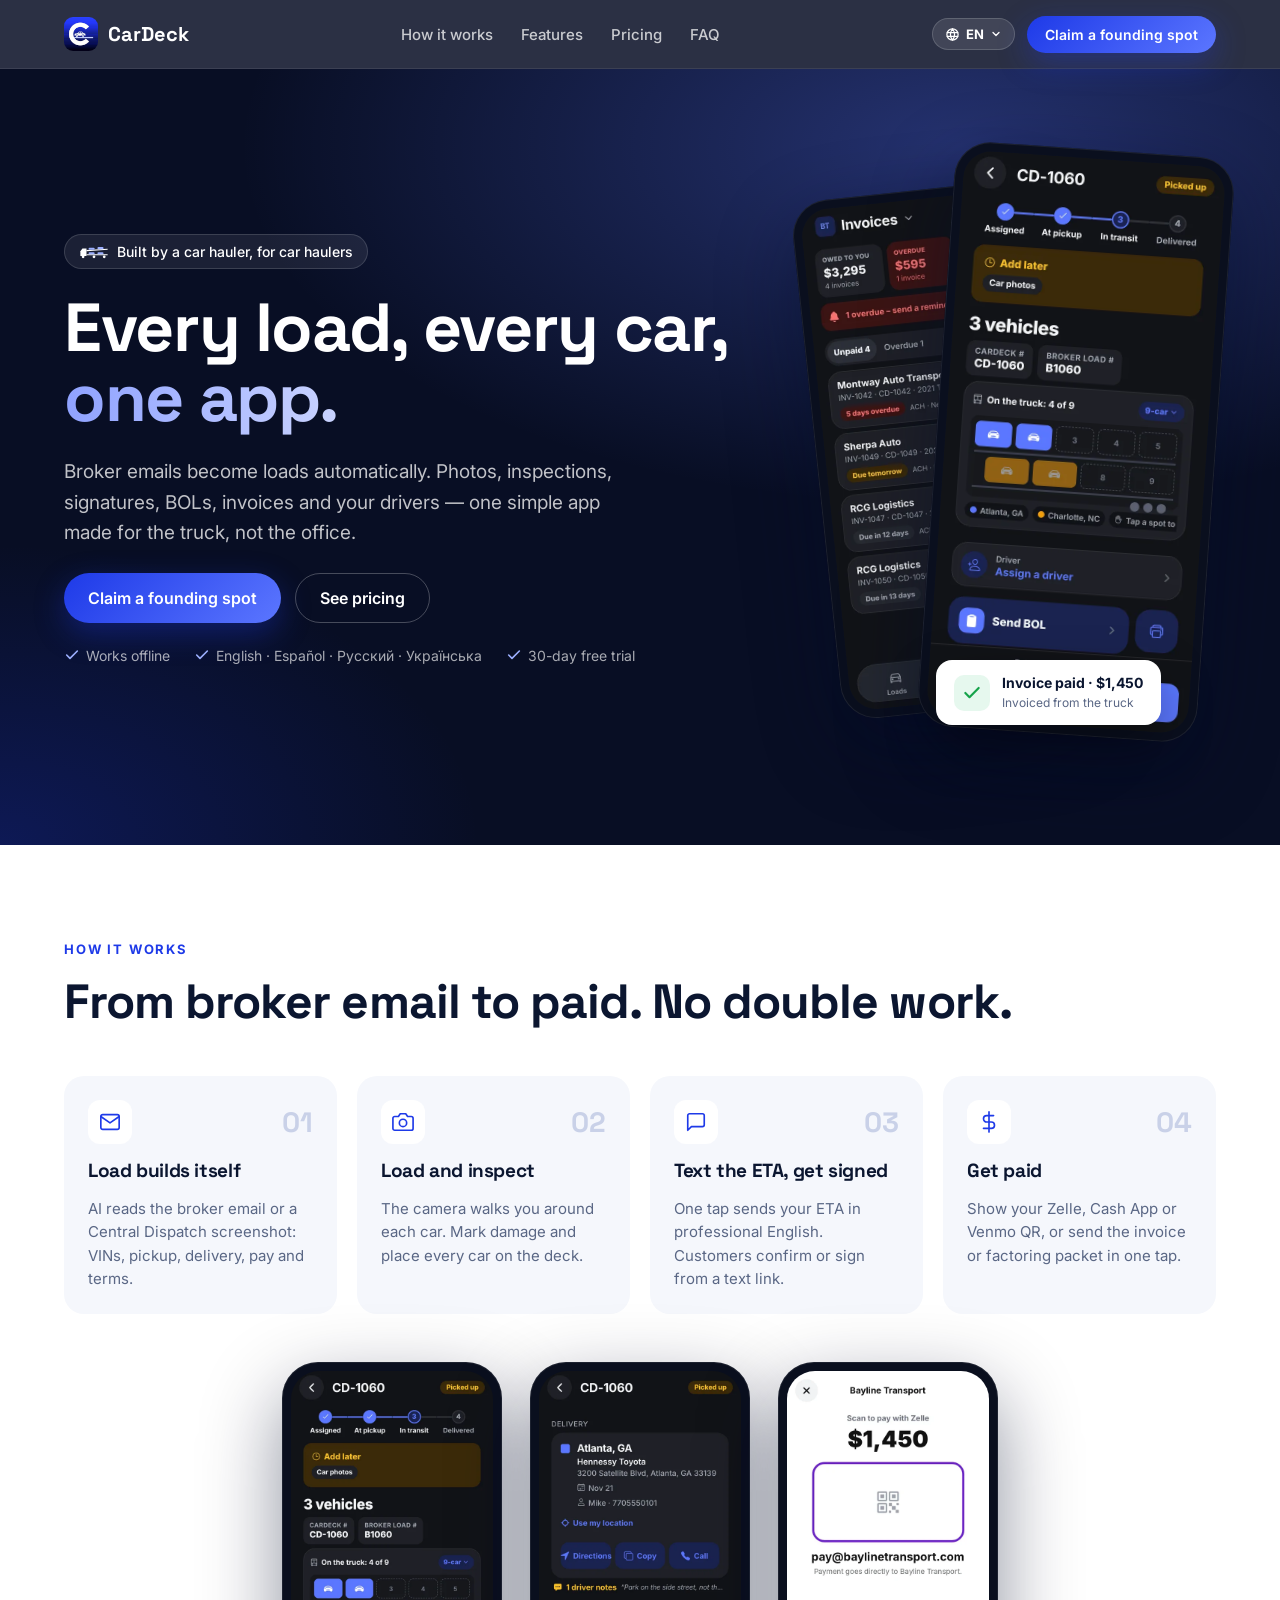
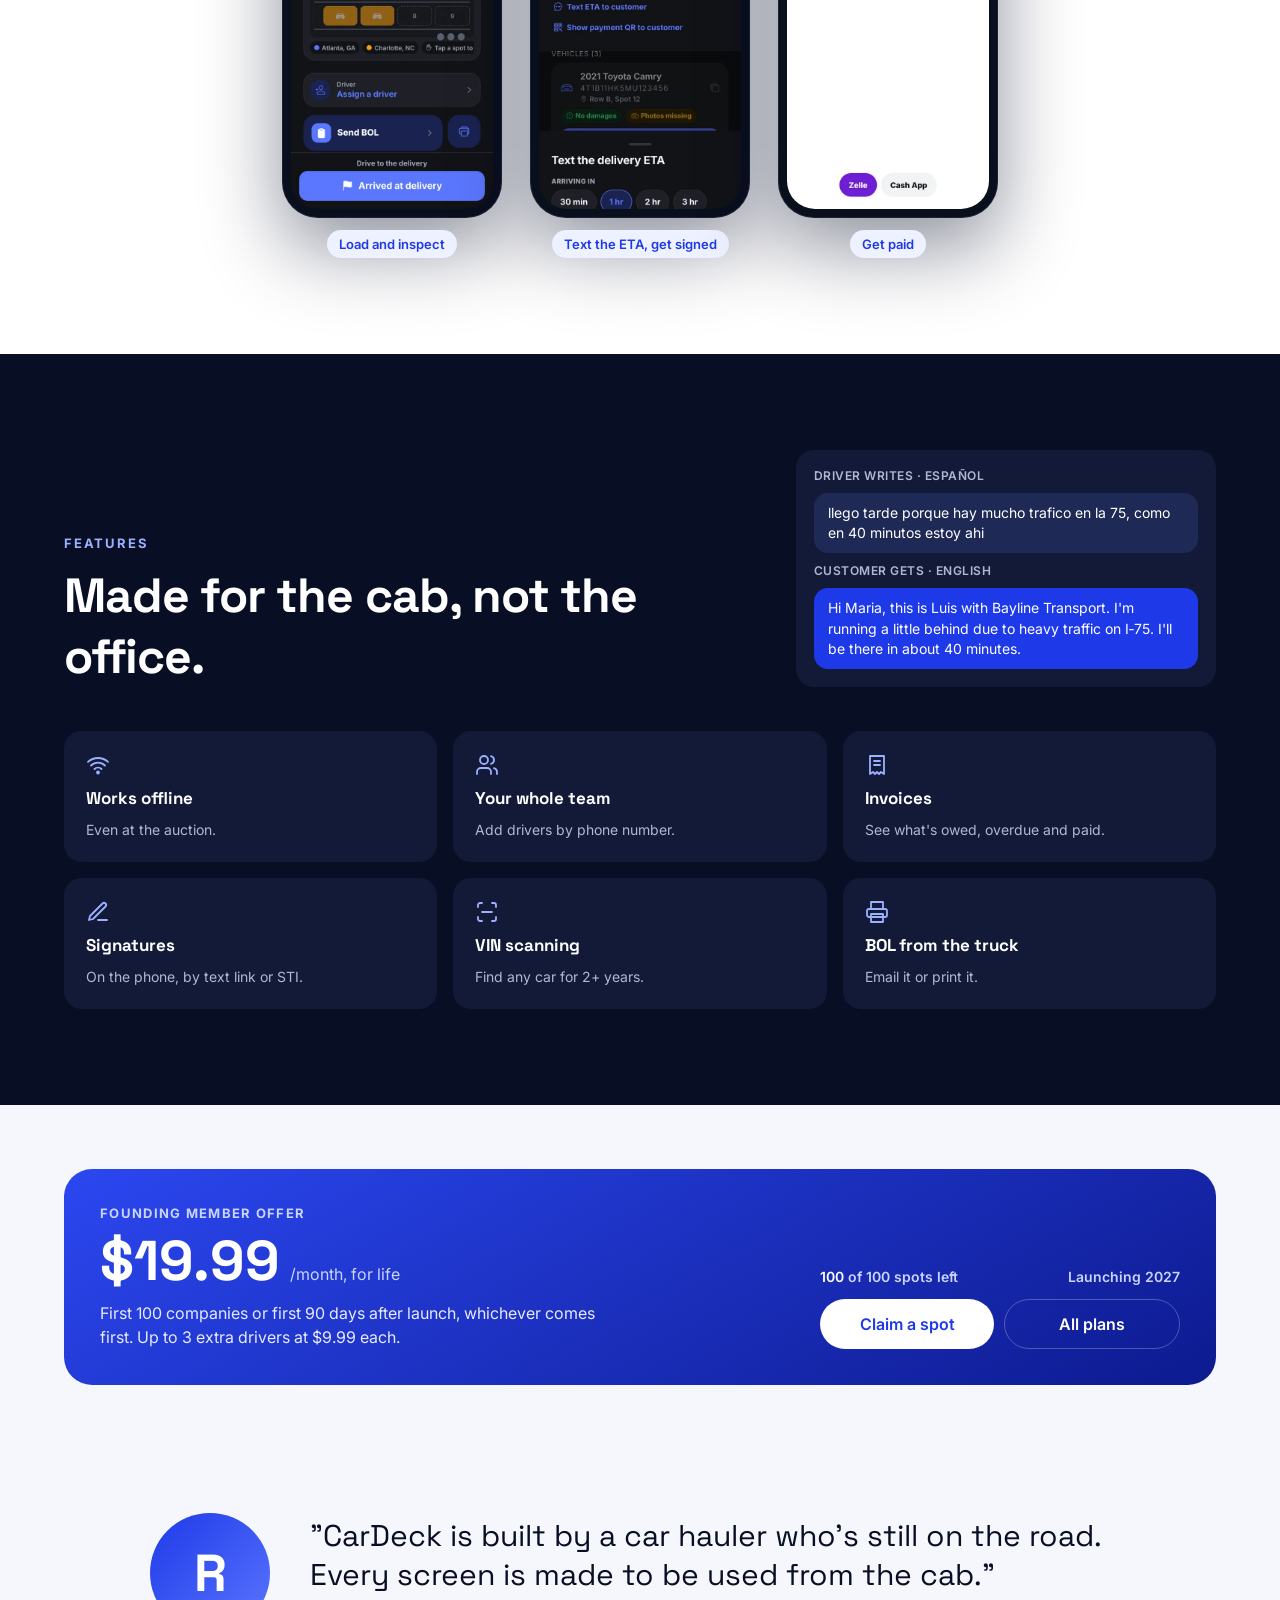
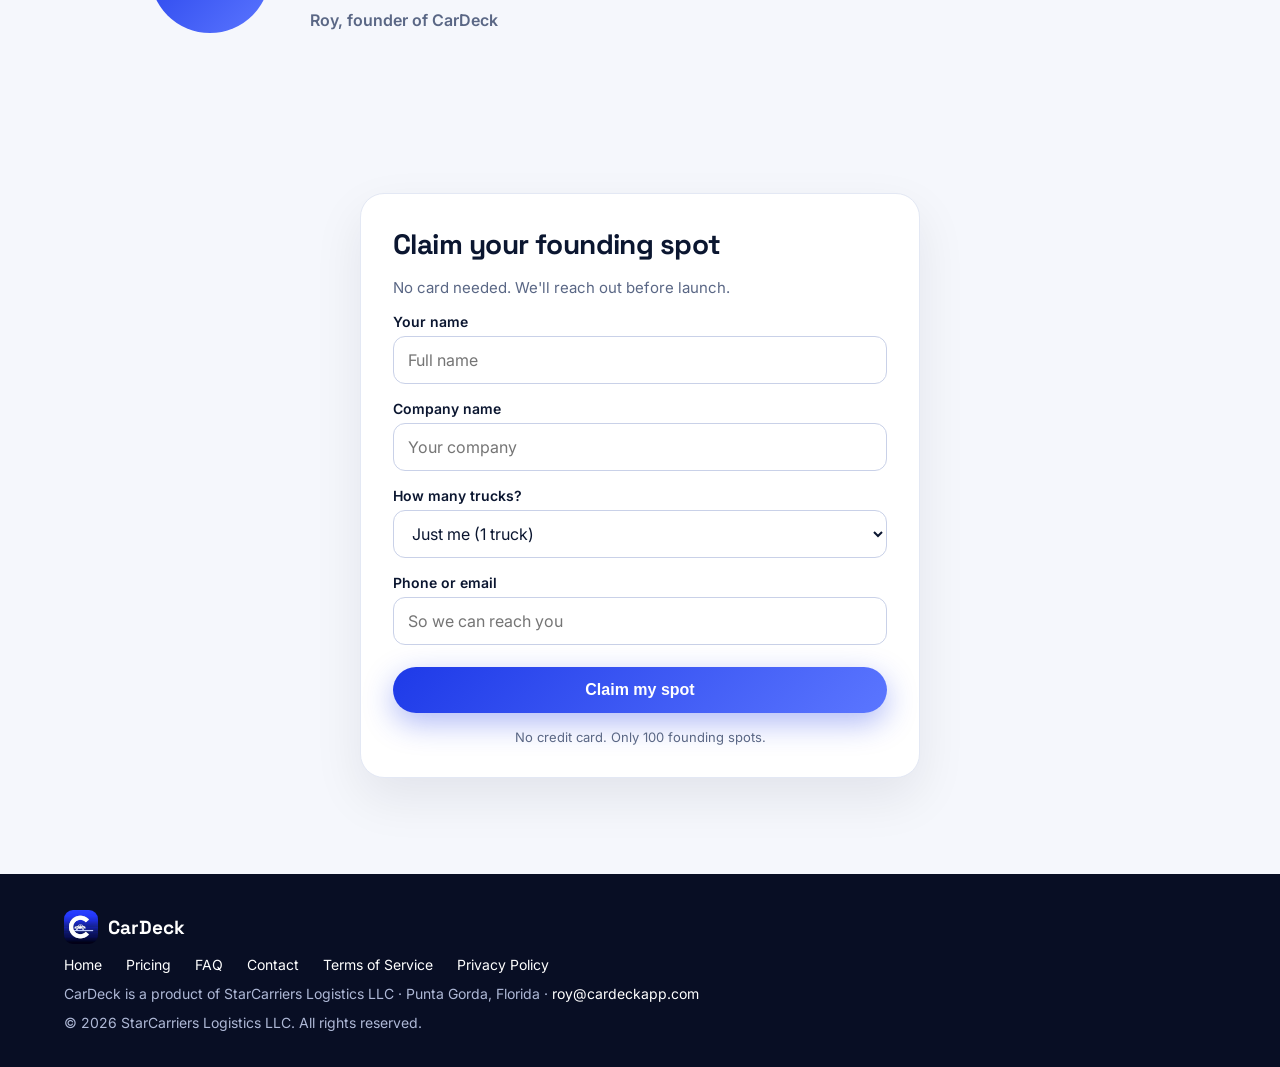
<file: index.html>
<!DOCTYPE html>
<html lang="en">
<head>
<meta charset="utf-8">
<meta name="viewport" content="width=device-width, initial-scale=1">
<title>CarDeck — The car hauling app built for drivers</title>
<meta name="description" content="In English, Spanish, Russian and Ukrainian, CarDeck helps small and growing car hauling companies run every load from one app: AI reads broker emails, VIN scanning, inspection photos, signatures, BOLs, invoices, payments and drivers.">
<meta name="color-scheme" content="light">
<meta name="theme-color" content="#080E24">
<link rel="canonical" href="https://cardeckapp.com/">
<meta property="og:type" content="website">
<meta property="og:site_name" content="CarDeck">
<meta property="og:title" content="CarDeck — The car hauling app built for drivers">
<meta property="og:description" content="Broker emails become loads automatically. Photos, BOLs, invoices, payments and factoring in one app. No double work.">
<meta property="og:url" content="https://cardeckapp.com/">
<meta property="og:image" content="https://cardeckapp.com/apple-touch-icon.png">
<link rel="icon" href="favicon.png" type="image/png">
<link rel="apple-touch-icon" href="apple-touch-icon.png">
<link rel="preconnect" href="https://fonts.googleapis.com">
<link rel="preconnect" href="https://fonts.gstatic.com" crossorigin>
<link href="https://fonts.googleapis.com/css2?family=Inter:wght@400;500;600;700&family=Space+Grotesk:wght@500;600;700&display=swap" rel="stylesheet">
<link rel="stylesheet" href="home.css?v=8">
</head>
<body>

<header class="top">
  <div class="wrap nav">
    <a class="brand" href="index.html"><img src="logo.png" alt="CarDeck logo">CarDeck</a>
    <nav class="links">
      <a href="index.html#how" data-i="nav1">How it works</a>
      <a href="index.html#features" data-i="nav2">Features</a>
      <a href="pricing.html" data-i="nav3">Pricing</a>
      <a href="faq.html" data-i="nav4">FAQ</a>
    </nav>
    <div class="nav-right">
      <div class="langs">
        <button type="button" class="lang-btn" aria-haspopup="true" aria-expanded="false" aria-label="Choose language">
          <svg width="15" height="15" viewBox="0 0 24 24" fill="none" stroke="currentColor" stroke-width="2" stroke-linecap="round" aria-hidden="true"><circle cx="12" cy="12" r="9"/><path d="M3.6 9h16.8M3.6 15h16.8M12 3a14 14 0 0 1 0 18M12 3a14 14 0 0 0 0 18"/></svg>
          <span class="lang-cur">EN</span>
          <svg class="chev" width="12" height="12" viewBox="0 0 24 24" fill="none" stroke="currentColor" stroke-width="2.5" stroke-linecap="round" stroke-linejoin="round" aria-hidden="true"><path d="M6 9l6 6 6-6"/></svg>
        </button>
        <div class="lang-menu" role="menu" hidden>
          <button type="button" role="menuitemradio" data-l="en" data-s="EN">English</button>
          <button type="button" role="menuitemradio" data-l="es" data-s="ES">Español</button>
          <button type="button" role="menuitemradio" data-l="ru" data-s="RU">Русский</button>
          <button type="button" role="menuitemradio" data-l="uk" data-s="UA">Українська</button>
        </div>
      </div>
      <a class="btn btn-primary" href="index.html#contact" data-i="navcta">Claim a founding spot</a>
      <button type="button" class="menu-btn" aria-label="Open menu" aria-expanded="false" aria-controls="menu">
        <svg width="22" height="22" viewBox="0 0 24 24" fill="none" stroke="currentColor" stroke-width="2" stroke-linecap="round" aria-hidden="true"><path d="M4 7h16M4 12h16M4 17h16"/></svg>
      </button>
    </div>
  </div>
</header>

<div id="menu" class="menu" hidden>
  <div class="menu-top">
    <span class="brand"><img src="logo.png" alt="">CarDeck</span>
    <button type="button" class="menu-close" aria-label="Close menu"><svg width="20" height="20" viewBox="0 0 24 24" fill="none" stroke="currentColor" stroke-width="2.2" stroke-linecap="round" aria-hidden="true"><path d="M6 6l12 12M18 6 6 18"/></svg></button>
  </div>
  <nav class="menu-links">
    <a href="index.html"><span><b data-i="navhome">Home</b><small data-i="msub1">How it works and features</small></span><svg width="20" height="20" viewBox="0 0 24 24" fill="none" stroke="currentColor" stroke-width="2.2" stroke-linecap="round" stroke-linejoin="round" aria-hidden="true"><path d="m9 18 6-6-6-6"/></svg></a>
    <a href="pricing.html"><span><b data-i="nav3">Pricing</b><small data-i="msub2">Founding offer and all plans</small></span><svg width="20" height="20" viewBox="0 0 24 24" fill="none" stroke="currentColor" stroke-width="2.2" stroke-linecap="round" stroke-linejoin="round" aria-hidden="true"><path d="m9 18 6-6-6-6"/></svg></a>
    <a href="faq.html"><span><b data-i="nav4">FAQ</b><small data-i="msub3">Questions and our price promise</small></span><svg width="20" height="20" viewBox="0 0 24 24" fill="none" stroke="currentColor" stroke-width="2.2" stroke-linecap="round" stroke-linejoin="round" aria-hidden="true"><path d="m9 18 6-6-6-6"/></svg></a>
    <a href="index.html#contact"><span><b data-i="navcontact">Contact</b><small data-i="msub4">Claim a founding spot</small></span><svg width="20" height="20" viewBox="0 0 24 24" fill="none" stroke="currentColor" stroke-width="2.2" stroke-linecap="round" stroke-linejoin="round" aria-hidden="true"><path d="m9 18 6-6-6-6"/></svg></a>
  </nav>
  <div class="menu-langs">
    <button type="button" data-l="en">EN</button><button type="button" data-l="es">ES</button><button type="button" data-l="ru">RU</button><button type="button" data-l="uk">UA</button>
  </div>
  <a class="btn btn-primary menu-cta" href="index.html#contact" data-i="navcta">Claim a founding spot</a>
</div>

<main id="top">
<!-- HERO -->
<section class="hero">
  <div class="wrap">
    <div class="hero-copy">
      <span class="pill"><svg class="hauler" width="30" height="14" viewBox="0 0 44 20" aria-hidden="true"><path d="M2 16V9l3-4h6v11z" fill="#fff"/><path d="M11 14h31M11 8l31-2" stroke="#fff" stroke-width="1.6" fill="none"/><rect x="14" y="3.6" width="9" height="3.2" rx="1.6" fill="#9DB0FF"/><rect x="27" y="2.8" width="9" height="3.2" rx="1.6" fill="#9DB0FF"/><rect x="14" y="10.2" width="9" height="3.2" rx="1.6" fill="#9DB0FF"/><rect x="27" y="10.2" width="9" height="3.2" rx="1.6" fill="#9DB0FF"/><circle cx="6" cy="17" r="2" fill="#fff"/><circle cx="22" cy="17" r="2" fill="#fff"/><circle cx="37" cy="17" r="2" fill="#fff"/></svg><span data-i="pill">Built by a car hauler, for car haulers</span></span>
      <h1 data-i="h1">Every load, every car, <em>one app.</em></h1>
      <p class="lead" data-i="lead">Broker emails become loads automatically. Photos, inspections, signatures, BOLs, invoices and your drivers — one simple app made for the truck, not the office.</p>
      <div class="row">
        <a class="btn btn-primary" href="#contact" data-i="navcta">Claim a founding spot</a>
        <a class="btn btn-ghost" href="pricing.html" data-i="seepr">See pricing</a>
      </div>
      <div class="checks">
        <span><svg width="16" height="16" viewBox="0 0 24 24" fill="none" stroke="currentColor" stroke-width="2.4" stroke-linecap="round" stroke-linejoin="round" aria-hidden="true"><path d="M20 6 9 17l-5-5"/></svg><span data-i="chk1">Works offline</span></span>
        <span><svg width="16" height="16" viewBox="0 0 24 24" fill="none" stroke="currentColor" stroke-width="2.4" stroke-linecap="round" stroke-linejoin="round" aria-hidden="true"><path d="M20 6 9 17l-5-5"/></svg>English · Español · Русский · Українська</span>
        <span><svg width="16" height="16" viewBox="0 0 24 24" fill="none" stroke="currentColor" stroke-width="2.4" stroke-linecap="round" stroke-linejoin="round" aria-hidden="true"><path d="M20 6 9 17l-5-5"/></svg><span data-i="trial">30-day free trial</span></span>
      </div>
    </div>
    <div class="hero-art" aria-hidden="true">
      <div class="phone p1"><img src="img/invoices.webp?v=2" alt="" width="540" height="1171"></div>
      <div class="phone p2"><img src="img/load.webp" alt="" width="540" height="1171"></div>
      <div class="toast"><div class="ic"><svg width="20" height="20" viewBox="0 0 24 24" fill="none" stroke="currentColor" stroke-width="2.6" stroke-linecap="round" stroke-linejoin="round"><path d="M20 6 9 17l-5-5"/></svg></div><div><b data-i="toastb">Invoice paid · $1,450</b><small data-i="toasts">Invoiced from the truck</small></div></div>
    </div>
  </div>
</section>

<!-- HOW IT WORKS -->
<section id="how" class="sec-alt pad">
  <div class="wrap">
    <div class="sec-head">
      <span class="eyebrow" data-i="nav1">How it works</span>
      <h2 data-i="howh">From broker email to paid. No double work.</h2>
    </div>
    <div class="steps4">
      <div class="step">
        <div class="top-row"><span class="ico"><svg width="22" height="22" viewBox="0 0 24 24" fill="none" stroke="currentColor" stroke-width="1.8" stroke-linecap="round" stroke-linejoin="round" aria-hidden="true"><rect x="2" y="4" width="20" height="16" rx="2"/><path d="m22 6-10 7L2 6"/></svg></span><span class="num">01</span></div>
        <h3 data-n="1" data-i="s1h">Load builds itself</h3>
        <p data-i="s1p">AI reads the broker email or a Central Dispatch screenshot: VINs, pickup, delivery, pay and terms.</p>
      </div>
      <div class="step">
        <div class="top-row"><span class="ico"><svg width="22" height="22" viewBox="0 0 24 24" fill="none" stroke="currentColor" stroke-width="1.8" stroke-linecap="round" stroke-linejoin="round" aria-hidden="true"><path d="M23 19a2 2 0 0 1-2 2H3a2 2 0 0 1-2-2V8a2 2 0 0 1 2-2h4l2-3h6l2 3h4a2 2 0 0 1 2 2z"/><circle cx="12" cy="13" r="4"/></svg></span><span class="num">02</span></div>
        <h3 data-n="2" data-i="s2h">Load and inspect</h3>
        <p data-i="s2p">The camera walks you around each car. Mark damage and place every car on the deck.</p>
      </div>
      <div class="step">
        <div class="top-row"><span class="ico"><svg width="22" height="22" viewBox="0 0 24 24" fill="none" stroke="currentColor" stroke-width="1.8" stroke-linecap="round" stroke-linejoin="round" aria-hidden="true"><path d="M21 15a2 2 0 0 1-2 2H7l-4 4V5a2 2 0 0 1 2-2h14a2 2 0 0 1 2 2z"/></svg></span><span class="num">03</span></div>
        <h3 data-n="3" data-i="s3h">Text the ETA, get signed</h3>
        <p data-i="s3p">One tap sends your ETA in professional English. Customers confirm or sign from a text link.</p>
      </div>
      <div class="step">
        <div class="top-row"><span class="ico"><svg width="22" height="22" viewBox="0 0 24 24" fill="none" stroke="currentColor" stroke-width="1.8" stroke-linecap="round" stroke-linejoin="round" aria-hidden="true"><path d="M12 1v22"/><path d="M17 5H9.5a3.5 3.5 0 0 0 0 7h5a3.5 3.5 0 0 1 0 7H6"/></svg></span><span class="num">04</span></div>
        <h3 data-n="4" data-i="s4h">Get paid</h3>
        <p data-i="s4p">Show your Zelle, Cash App or Venmo QR, or send the invoice or factoring packet in one tap.</p>
      </div>
    </div>
    <div class="swipe" aria-hidden="true"><span data-i="swipe">Swipe</span><svg width="14" height="14" viewBox="0 0 24 24" fill="none" stroke="currentColor" stroke-width="2.2" stroke-linecap="round" stroke-linejoin="round"><path d="M5 12h14M13 6l6 6-6 6"/></svg></div>
    <div class="shots">
      <figure class="shot"><div class="phone"><img src="img/load.webp" alt="Load screen with deck view" loading="lazy" width="540" height="1171"></div><figcaption data-i="s2h">Load and inspect</figcaption></figure>
      <figure class="shot"><div class="phone"><img src="img/eta.webp" alt="ETA text screen" loading="lazy" width="540" height="1171"></div><figcaption data-i="s3h">Text the ETA, get signed</figcaption></figure>
      <figure class="shot"><div class="phone"><img src="img/pay-qr.webp?v=3" alt="Payment QR screen" loading="lazy" width="540" height="1171"></div><figcaption data-i="s4h">Get paid</figcaption></figure>
    </div>
  </div>
</section>

<!-- FEATURES -->
<section id="features" class="sec-dark pad">
  <div class="wrap">
    <div class="feat-head">
      <div class="sec-head">
        <span class="eyebrow" data-i="nav2">Features</span>
        <h2 data-i="fh">Made for the cab, not the office.</h2>
      </div>
      <div class="tx" aria-label="Example: a driver's Spanish message sent as professional English">
        <small data-i="txin">Driver writes · Español</small>
        <p class="in">llego tarde porque hay mucho trafico en la 75, como en 40 minutos estoy ahi</p>
        <small data-i="txout">Customer gets · English</small>
        <p class="out">Hi Maria, this is Luis with Bayline Transport. I'm running a little behind due to heavy traffic on I&#8209;75. I'll be there in about 40 minutes.</p>
      </div>
    </div>
    <div class="fgrid fgrid6">
      <div class="f"><svg width="24" height="24" viewBox="0 0 24 24" fill="none" stroke="currentColor" stroke-width="1.8" stroke-linecap="round" stroke-linejoin="round" aria-hidden="true"><path d="M2 8.8a15 15 0 0 1 20 0"/><path d="M5 12.5a10 10 0 0 1 14 0"/><path d="M8.5 16a5 5 0 0 1 7 0"/><circle cx="12" cy="19.5" r="1"/></svg><h3 data-i="g1h">Works offline</h3><p data-i="g1p">Even at the auction.</p></div>
      <div class="f"><svg width="24" height="24" viewBox="0 0 24 24" fill="none" stroke="currentColor" stroke-width="1.8" stroke-linecap="round" stroke-linejoin="round" aria-hidden="true"><path d="M16 21v-2a4 4 0 0 0-4-4H6a4 4 0 0 0-4 4v2"/><circle cx="9" cy="7" r="4"/><path d="M22 21v-2a4 4 0 0 0-3-3.87"/><path d="M16 3.13a4 4 0 0 1 0 7.75"/></svg><h3 data-i="g2h">Your whole team</h3><p data-i="g2p">Add drivers by phone number.</p></div>
      <div class="f"><svg width="24" height="24" viewBox="0 0 24 24" fill="none" stroke="currentColor" stroke-width="1.8" stroke-linecap="round" stroke-linejoin="round" aria-hidden="true"><path d="M5 3h14v18l-3-2-2 2-2-2-2 2-2-2-3 2z"/><path d="M9 8h6M9 12h6"/></svg><h3 data-i="g3h">Invoices</h3><p data-i="g3p">See what's owed, overdue and paid.</p></div>
      <div class="f"><svg width="24" height="24" viewBox="0 0 24 24" fill="none" stroke="currentColor" stroke-width="1.8" stroke-linecap="round" stroke-linejoin="round" aria-hidden="true"><path d="M12 20h9"/><path d="M16.5 3.5a2.1 2.1 0 0 1 3 3L7 19l-4 1 1-4z"/></svg><h3 data-i="g4h">Signatures</h3><p data-i="g4p">On the phone, by text link or STI.</p></div>
      <div class="f"><svg width="24" height="24" viewBox="0 0 24 24" fill="none" stroke="currentColor" stroke-width="1.8" stroke-linecap="round" stroke-linejoin="round" aria-hidden="true"><path d="M3 7V5a2 2 0 0 1 2-2h2M17 3h2a2 2 0 0 1 2 2v2M21 17v2a2 2 0 0 1-2 2h-2M7 21H5a2 2 0 0 1-2-2v-2"/><path d="M7 12h10"/></svg><h3 data-i="g5h">VIN scanning</h3><p data-i="g5p">Find any car for 2+ years.</p></div>
      <div class="f"><svg width="24" height="24" viewBox="0 0 24 24" fill="none" stroke="currentColor" stroke-width="1.8" stroke-linecap="round" stroke-linejoin="round" aria-hidden="true"><path d="M6 9V2h12v7"/><rect x="2" y="9" width="20" height="8" rx="2"/><rect x="6" y="14" width="12" height="8"/></svg><h3 data-i="g6h">BOL from the truck</h3><p data-i="g6p">Email it or print it.</p></div>
    </div>
  </div>
</section>
<!-- FOUNDING TEASER -->
<section class="pad-s">
  <div class="wrap">
    <div class="teaser">
      <div class="teaser-main">
        <span class="ttag" data-i="fttag">FOUNDING MEMBER OFFER</span>
        <div class="tprice"><b>$19.99</b><span data-i="ftlife">/month, for life</span></div>
        <p data-i="ftp">First 100 companies or first 90 days after launch, whichever comes first. Up to 3 extra drivers at $9.99 each.</p>
      </div>
      <div class="teaser-side">
        <div class="offer-row light"><span><span data-spots>100</span> <span data-i="spotsof">of 100 spots left</span></span><span data-i="launching">Launching 2027</span></div>
        <div class="tbtns">
          <a class="btn btn-white" href="#contact" data-i="ftclaim">Claim a spot</a>
          <a class="btn btn-ghost" href="pricing.html" data-i="ftall">All plans</a>
        </div>
      </div>
    </div>
  </div>
</section>
<!-- FOUNDER -->
<section class="pad-s">
  <div class="wrap">
    <div class="founder">
      <div class="avatar" aria-hidden="true">R</div>
      <blockquote>
        <p data-i="foq">"CarDeck is built by a car hauler who's still on the road. Every screen is made to be used from the cab."</p>
        <cite data-i="foby">Roy, founder of CarDeck</cite>
      </blockquote>
    </div>
  </div>
</section>

<!-- SIGNUP -->
<section class="pad sec-soft">
  <div class="wrap narrow">
    <form id="contact" class="signup" novalidate>
      <h2 data-i="fmh">Claim your founding spot</h2>
      <p data-i="fmp2">No card needed. We'll reach out before launch.</p>
      <label><span data-i="lbname">Your name</span><input name="name" type="text" autocomplete="name" required data-ph="phname" placeholder="Full name"></label>
      <label><span data-i="lbco">Company name</span><input name="company" type="text" autocomplete="organization" required data-ph="phco" placeholder="Your company"></label>
      <label><span data-i="lbtrucks">How many trucks?</span>
        <select name="trucks" required>
          <option value="Just me (1 truck)" data-i="o1">Just me (1 truck)</option>
          <option value="2-5 trucks" data-i="o2">2–5 trucks</option>
          <option value="6-20 trucks" data-i="o3">6–20 trucks</option>
          <option value="21-49 trucks" data-i="o4">21–49 trucks</option>
          <option value="50+ trucks" data-i="o5">50+ trucks</option>
        </select>
      </label>
      <label><span data-i="lbcontact">Phone or email</span><input name="contact" type="text" autocomplete="email" required data-ph="phcontact" placeholder="So we can reach you"></label>
      <div class="hp" aria-hidden="true"><label>Leave this empty<input type="text" name="_honey" tabindex="-1" autocomplete="off"></label></div>
      <button class="btn btn-primary" type="submit" data-i="fmbtn">Claim my spot</button>
      <p class="msg ok" role="status" hidden data-i="fmok">Thanks! We got your request and will be in touch soon.</p>
      <p class="msg err" role="alert" hidden data-i="fmerr">Something went wrong. Please try again or email roy@cardeckapp.com.</p>
      <p class="small" data-i="fmnote">No credit card. Only 100 founding spots.</p>
    </form>
  </div>
</section>

</main>

<footer class="foot">
  <div class="wrap">
    <div class="fbrand"><span class="brand"><img src="logo.png" alt="">CarDeck</span></div>
    <nav class="fl">
      <a href="index.html" data-i="navhome">Home</a><a href="pricing.html" data-i="nav3">Pricing</a><a href="faq.html" data-i="nav4">FAQ</a><a href="index.html#contact" data-i="navcontact">Contact</a><a href="terms.html" data-i="terms">Terms of Service</a><a href="privacy.html" data-i="priv">Privacy Policy</a>
    </nav>
    <span><span data-i="ft">CarDeck is a product of StarCarriers Logistics LLC · Punta Gorda, Florida</span> · <a class="mail" href="index.html#contact">Email us</a></span>
    <span>© 2026 StarCarriers Logistics LLC. <span data-i="rights">All rights reserved.</span></span>
  </div>
</footer>

<script src="i18n.js?v=9"></script>
<script src="home.js?v=7"></script>
</body>
</html>
</file>
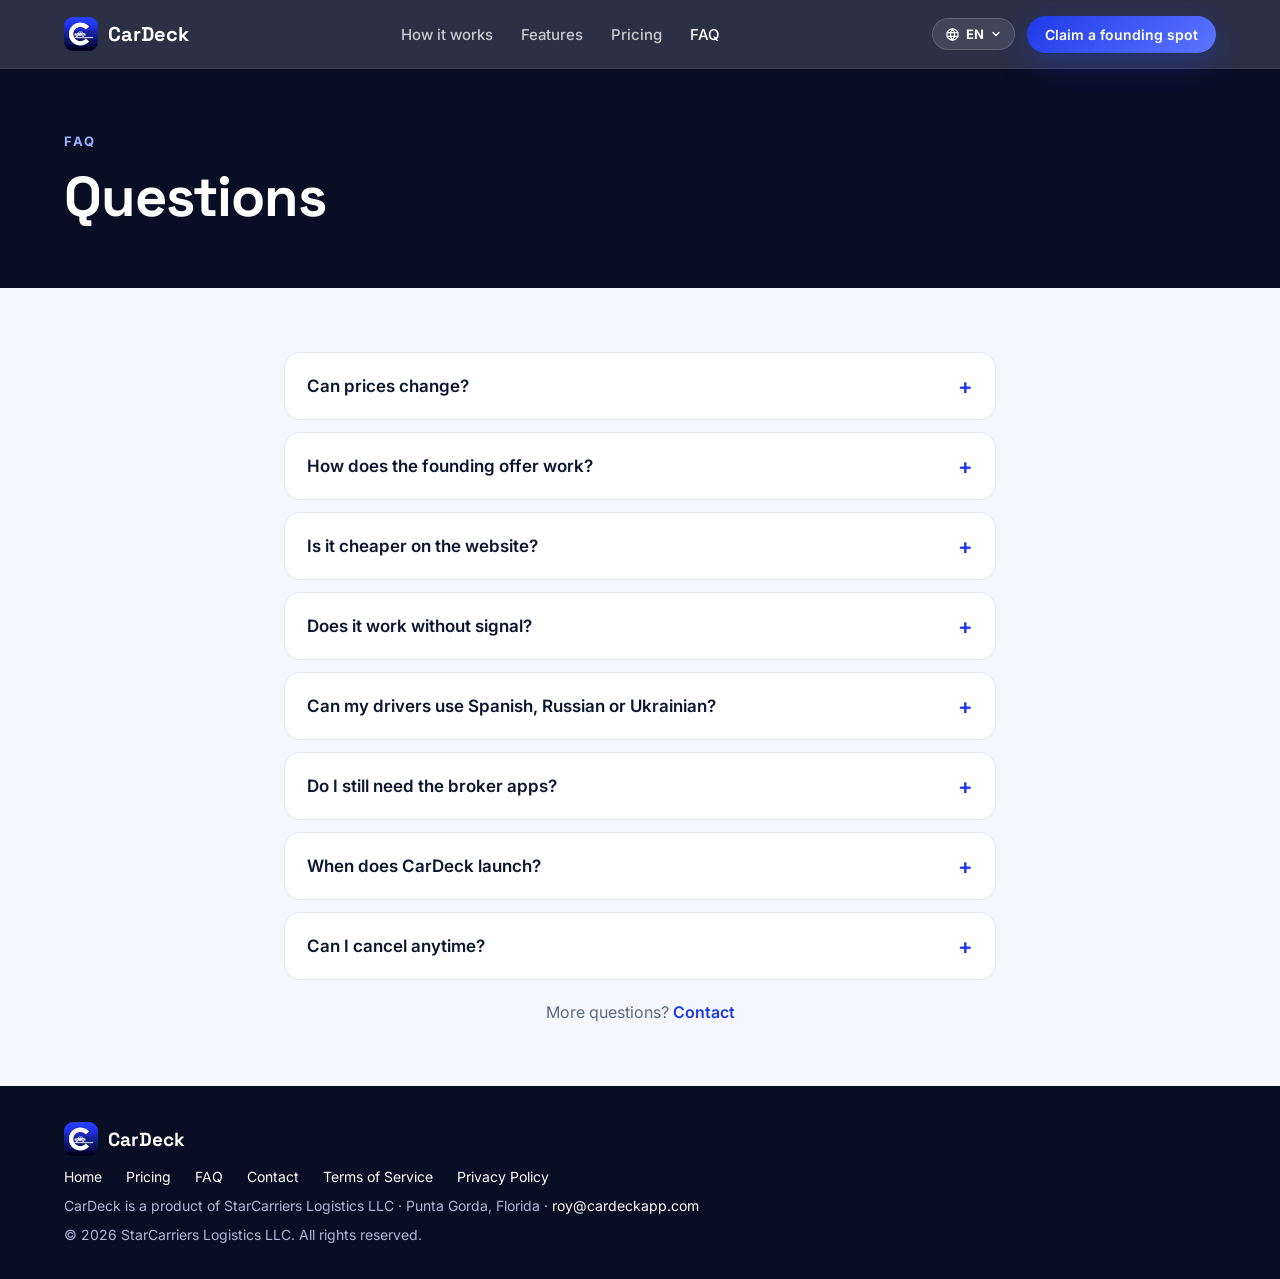
<file: faq.html>
<!DOCTYPE html>
<html lang="en">
<head>
<meta charset="utf-8">
<meta name="viewport" content="width=device-width, initial-scale=1">
<title>CarDeck FAQ — pricing, founding offer and how it works</title>
<meta name="description" content="Answers about CarDeck: price changes, the founding member offer, working offline, languages, broker apps, launch date and canceling.">
<meta name="color-scheme" content="light">
<meta name="theme-color" content="#080E24">
<link rel="canonical" href="https://cardeckapp.com/faq.html">
<meta property="og:type" content="website">
<meta property="og:site_name" content="CarDeck">
<meta property="og:title" content="CarDeck — The car hauling app built for drivers">
<meta property="og:description" content="Broker emails become loads automatically. Photos, BOLs, invoices, payments and factoring in one app. No double work.">
<meta property="og:url" content="https://cardeckapp.com/faq.html">
<meta property="og:image" content="https://cardeckapp.com/apple-touch-icon.png">
<link rel="icon" href="favicon.png" type="image/png">
<link rel="apple-touch-icon" href="apple-touch-icon.png">
<link rel="preconnect" href="https://fonts.googleapis.com">
<link rel="preconnect" href="https://fonts.gstatic.com" crossorigin>
<link href="https://fonts.googleapis.com/css2?family=Inter:wght@400;500;600;700&family=Space+Grotesk:wght@500;600;700&display=swap" rel="stylesheet">
<link rel="stylesheet" href="home.css?v=8">
</head>
<body>

<header class="top">
  <div class="wrap nav">
    <a class="brand" href="index.html"><img src="logo.png" alt="CarDeck logo">CarDeck</a>
    <nav class="links">
      <a href="index.html#how" data-i="nav1">How it works</a>
      <a href="index.html#features" data-i="nav2">Features</a>
      <a href="pricing.html" data-i="nav3">Pricing</a>
      <a href="faq.html" data-i="nav4" aria-current="page">FAQ</a>
    </nav>
    <div class="nav-right">
      <div class="langs">
        <button type="button" class="lang-btn" aria-haspopup="true" aria-expanded="false" aria-label="Choose language">
          <svg width="15" height="15" viewBox="0 0 24 24" fill="none" stroke="currentColor" stroke-width="2" stroke-linecap="round" aria-hidden="true"><circle cx="12" cy="12" r="9"/><path d="M3.6 9h16.8M3.6 15h16.8M12 3a14 14 0 0 1 0 18M12 3a14 14 0 0 0 0 18"/></svg>
          <span class="lang-cur">EN</span>
          <svg class="chev" width="12" height="12" viewBox="0 0 24 24" fill="none" stroke="currentColor" stroke-width="2.5" stroke-linecap="round" stroke-linejoin="round" aria-hidden="true"><path d="M6 9l6 6 6-6"/></svg>
        </button>
        <div class="lang-menu" role="menu" hidden>
          <button type="button" role="menuitemradio" data-l="en" data-s="EN">English</button>
          <button type="button" role="menuitemradio" data-l="es" data-s="ES">Español</button>
          <button type="button" role="menuitemradio" data-l="ru" data-s="RU">Русский</button>
          <button type="button" role="menuitemradio" data-l="uk" data-s="UA">Українська</button>
        </div>
      </div>
      <a class="btn btn-primary" href="index.html#contact" data-i="navcta">Claim a founding spot</a>
      <button type="button" class="menu-btn" aria-label="Open menu" aria-expanded="false" aria-controls="menu">
        <svg width="22" height="22" viewBox="0 0 24 24" fill="none" stroke="currentColor" stroke-width="2" stroke-linecap="round" aria-hidden="true"><path d="M4 7h16M4 12h16M4 17h16"/></svg>
      </button>
    </div>
  </div>
</header>

<div id="menu" class="menu" hidden>
  <div class="menu-top">
    <span class="brand"><img src="logo.png" alt="">CarDeck</span>
    <button type="button" class="menu-close" aria-label="Close menu"><svg width="20" height="20" viewBox="0 0 24 24" fill="none" stroke="currentColor" stroke-width="2.2" stroke-linecap="round" aria-hidden="true"><path d="M6 6l12 12M18 6 6 18"/></svg></button>
  </div>
  <nav class="menu-links">
    <a href="index.html"><span><b data-i="navhome">Home</b><small data-i="msub1">How it works and features</small></span><svg width="20" height="20" viewBox="0 0 24 24" fill="none" stroke="currentColor" stroke-width="2.2" stroke-linecap="round" stroke-linejoin="round" aria-hidden="true"><path d="m9 18 6-6-6-6"/></svg></a>
    <a href="pricing.html"><span><b data-i="nav3">Pricing</b><small data-i="msub2">Founding offer and all plans</small></span><svg width="20" height="20" viewBox="0 0 24 24" fill="none" stroke="currentColor" stroke-width="2.2" stroke-linecap="round" stroke-linejoin="round" aria-hidden="true"><path d="m9 18 6-6-6-6"/></svg></a>
    <a href="faq.html"><span><b data-i="nav4">FAQ</b><small data-i="msub3">Questions and our price promise</small></span><svg width="20" height="20" viewBox="0 0 24 24" fill="none" stroke="currentColor" stroke-width="2.2" stroke-linecap="round" stroke-linejoin="round" aria-hidden="true"><path d="m9 18 6-6-6-6"/></svg></a>
    <a href="index.html#contact"><span><b data-i="navcontact">Contact</b><small data-i="msub4">Claim a founding spot</small></span><svg width="20" height="20" viewBox="0 0 24 24" fill="none" stroke="currentColor" stroke-width="2.2" stroke-linecap="round" stroke-linejoin="round" aria-hidden="true"><path d="m9 18 6-6-6-6"/></svg></a>
  </nav>
  <div class="menu-langs">
    <button type="button" data-l="en">EN</button><button type="button" data-l="es">ES</button><button type="button" data-l="ru">RU</button><button type="button" data-l="uk">UA</button>
  </div>
  <a class="btn btn-primary menu-cta" href="index.html#contact" data-i="navcta">Claim a founding spot</a>
</div>

<main id="top">
<section class="page-head">
  <div class="wrap">
    <span class="eyebrow" data-i="nav4">FAQ</span>
    <h1 data-i="faqh">Questions</h1>
  </div>
</section>

<section class="pad-s sec-soft">
  <div class="wrap narrow faq">
    <details id="prices"><summary data-i="qp">Can prices change?</summary><div class="ans"><div class="part"><b data-i="pp1h">Standard prices</b><p data-i="pp1">They may change in the future. If you're already a customer, we'll always email you at least 30 days before any price change.</p></div><div class="part"><b data-i="pp2h">Founding prices</b><p data-i="pp2">Locked for life as long as your account stays active. If you cancel, the founding price is gone and can't be restored.</p></div><div class="part"><b data-i="pp3h">Website vs. in-app</b><p data-i="pp3">Price changes apply to subscriptions bought on cardeckapp.com. Subscriptions bought inside the app follow Apple's and Google's rules for price changes. Your founding price stays locked either way.</p></div></div></details>
    <details id="founding-offer"><summary data-i="qf">How does the founding offer work?</summary><div class="ans"><div class="part"><b data-i="pf1h">Who gets it</b><p data-i="pf1">The first 100 companies, or anyone who signs up in the first 90 days after the app launches, whichever comes first.</p></div><div class="part"><b data-i="pf2h">What it costs</b><p data-i="pf2">$19.99/month, plus $9.99/month for each of up to 3 extra drivers. Any drivers beyond those 3 are $14.99/month each.</p></div><div class="part"><b data-i="pf3h">How long it lasts</b><p data-i="pf3">For life, as long as your account stays active. If you cancel, you lose the founding price for good.</p></div></div></details>
    <details><summary data-i="qc">Is it cheaper on the website?</summary><div class="ans"><p data-i="ac">Yes. Plans cost less when you subscribe on cardeckapp.com. Inside the app, Apple and Google add their fee to the price.</p></div></details>
    <details><summary data-i="q1">Does it work without signal?</summary><div class="ans"><p data-i="a1">Yes. Photos, inspections, signatures and even new loads save on the phone and send by themselves when the signal comes back.</p></div></details>
    <details><summary data-i="q2">Can my drivers use Spanish, Russian or Ukrainian?</summary><div class="ans"><p data-i="a2">Yes. Each driver picks their language. Papers and texts that go to the customer are always in English.</p></div></details>
    <details><summary data-i="q3">Do I still need the broker apps?</summary><div class="ans"><p data-i="a3">Sometimes, when a broker requires it. CarDeck reads the broker's emails, keeps the full record and tells the driver when a broker requires its own app.</p></div></details>
    <details><summary data-i="q5">When does CarDeck launch?</summary><div class="ans"><p data-i="a5">On the App Store and Google Play in 2027. Sign up now to save your founding spot.</p></div></details>
    <details><summary data-i="q6">Can I cancel anytime?</summary><div class="ans"><p data-i="a6b">Yes. No contracts. Cancel from the app or the website. If you're a founding member, canceling ends your founding price for good.</p></div></details>
    <p class="more"><span data-i="morep">More questions?</span> <a href="index.html#contact" data-i="navcontact">Contact</a></p>
  </div>
</section>

</main>

<footer class="foot">
  <div class="wrap">
    <div class="fbrand"><span class="brand"><img src="logo.png" alt="">CarDeck</span></div>
    <nav class="fl">
      <a href="index.html" data-i="navhome">Home</a><a href="pricing.html" data-i="nav3">Pricing</a><a href="faq.html" data-i="nav4">FAQ</a><a href="index.html#contact" data-i="navcontact">Contact</a><a href="terms.html" data-i="terms">Terms of Service</a><a href="privacy.html" data-i="priv">Privacy Policy</a>
    </nav>
    <span><span data-i="ft">CarDeck is a product of StarCarriers Logistics LLC · Punta Gorda, Florida</span> · <a class="mail" href="index.html#contact">Email us</a></span>
    <span>© 2026 StarCarriers Logistics LLC. <span data-i="rights">All rights reserved.</span></span>
  </div>
</footer>

<script src="i18n.js?v=9"></script>
<script src="home.js?v=7"></script>
</body>
</html>
</file>
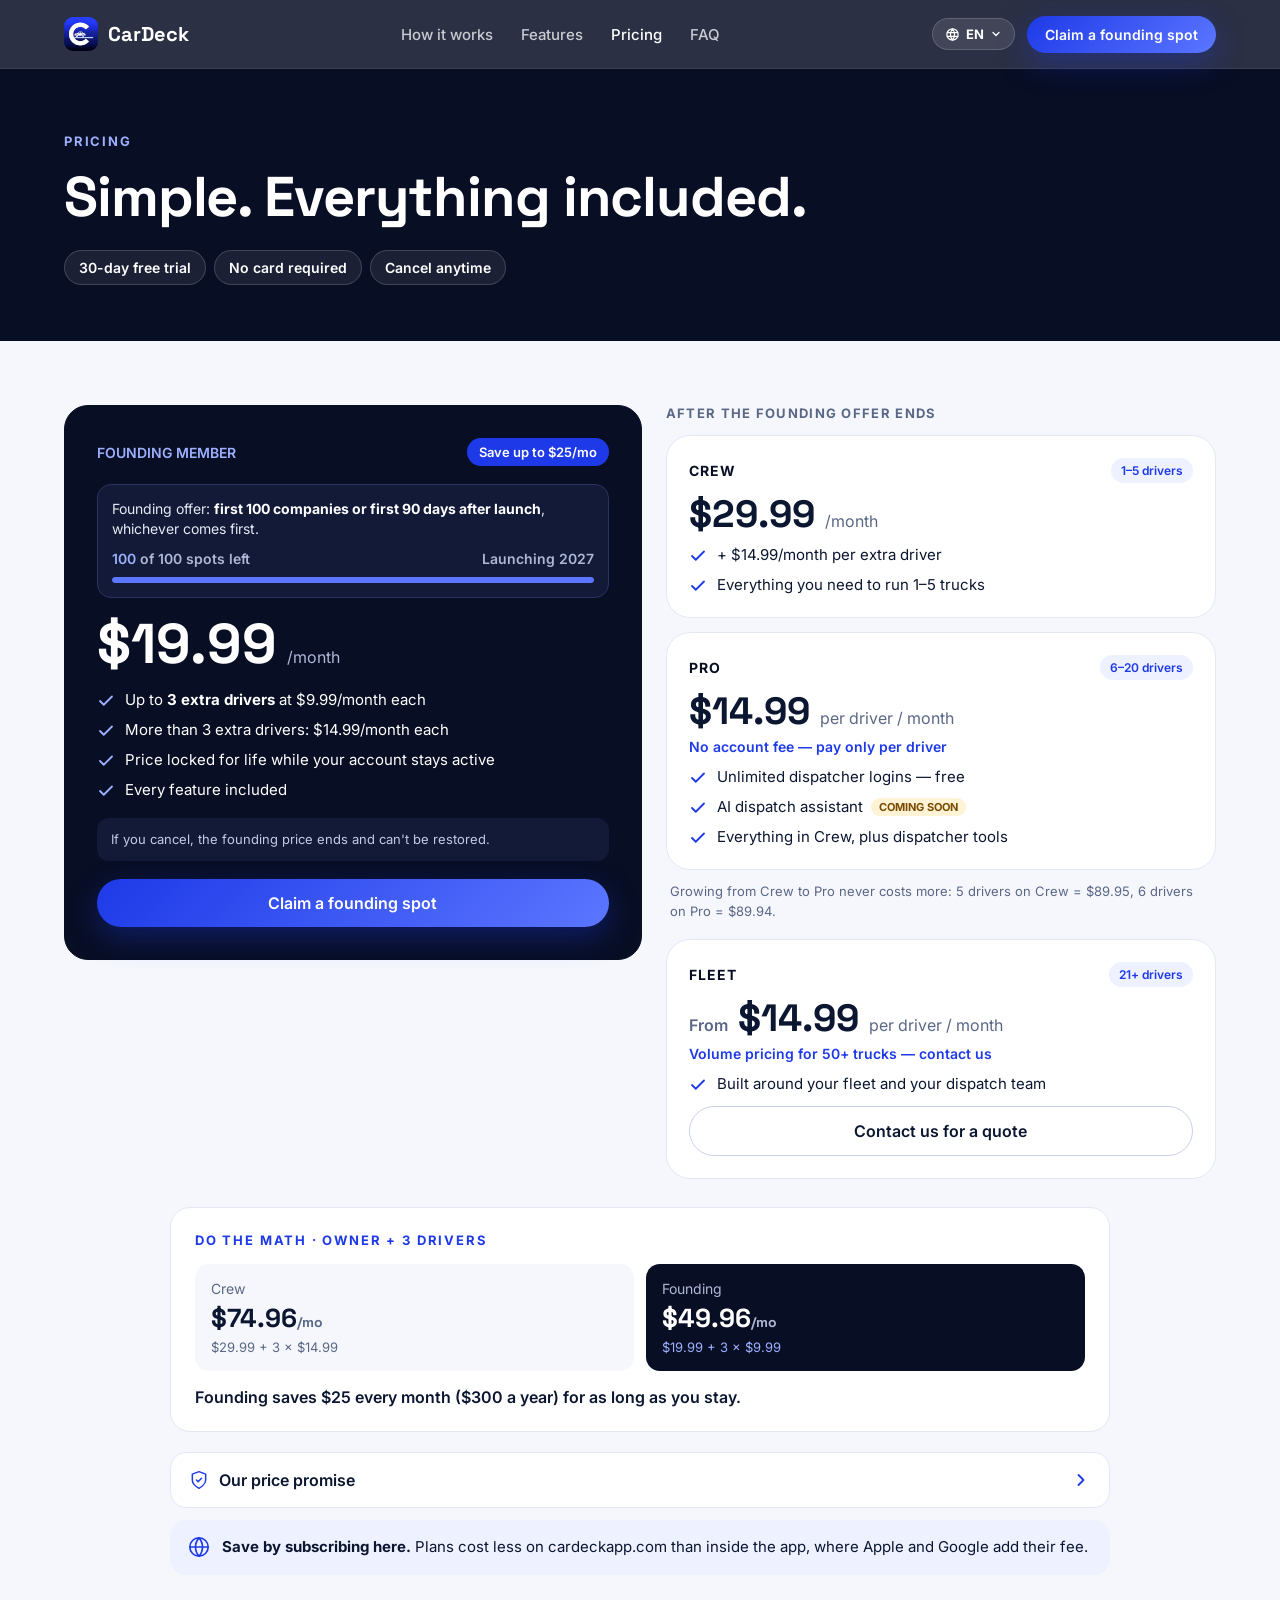
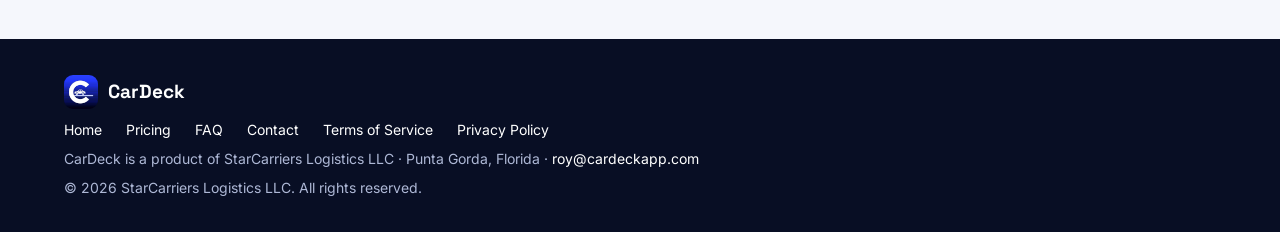
<file: pricing.html>
<!DOCTYPE html>
<html lang="en">
<head>
<meta charset="utf-8">
<meta name="viewport" content="width=device-width, initial-scale=1">
<title>CarDeck pricing — founding offer and plans</title>
<meta name="description" content="CarDeck pricing: founding member offer at $19.99/month for the first 100 companies or first 90 days after launch, plus Crew, Pro and Fleet plans. 30-day free trial, no card required.">
<meta name="color-scheme" content="light">
<meta name="theme-color" content="#080E24">
<link rel="canonical" href="https://cardeckapp.com/pricing.html">
<meta property="og:type" content="website">
<meta property="og:site_name" content="CarDeck">
<meta property="og:title" content="CarDeck — The car hauling app built for drivers">
<meta property="og:description" content="Broker emails become loads automatically. Photos, BOLs, invoices, payments and factoring in one app. No double work.">
<meta property="og:url" content="https://cardeckapp.com/pricing.html">
<meta property="og:image" content="https://cardeckapp.com/apple-touch-icon.png">
<link rel="icon" href="favicon.png" type="image/png">
<link rel="apple-touch-icon" href="apple-touch-icon.png">
<link rel="preconnect" href="https://fonts.googleapis.com">
<link rel="preconnect" href="https://fonts.gstatic.com" crossorigin>
<link href="https://fonts.googleapis.com/css2?family=Inter:wght@400;500;600;700&family=Space+Grotesk:wght@500;600;700&display=swap" rel="stylesheet">
<link rel="stylesheet" href="home.css?v=8">
</head>
<body>

<header class="top">
  <div class="wrap nav">
    <a class="brand" href="index.html"><img src="logo.png" alt="CarDeck logo">CarDeck</a>
    <nav class="links">
      <a href="index.html#how" data-i="nav1">How it works</a>
      <a href="index.html#features" data-i="nav2">Features</a>
      <a href="pricing.html" data-i="nav3" aria-current="page">Pricing</a>
      <a href="faq.html" data-i="nav4">FAQ</a>
    </nav>
    <div class="nav-right">
      <div class="langs">
        <button type="button" class="lang-btn" aria-haspopup="true" aria-expanded="false" aria-label="Choose language">
          <svg width="15" height="15" viewBox="0 0 24 24" fill="none" stroke="currentColor" stroke-width="2" stroke-linecap="round" aria-hidden="true"><circle cx="12" cy="12" r="9"/><path d="M3.6 9h16.8M3.6 15h16.8M12 3a14 14 0 0 1 0 18M12 3a14 14 0 0 0 0 18"/></svg>
          <span class="lang-cur">EN</span>
          <svg class="chev" width="12" height="12" viewBox="0 0 24 24" fill="none" stroke="currentColor" stroke-width="2.5" stroke-linecap="round" stroke-linejoin="round" aria-hidden="true"><path d="M6 9l6 6 6-6"/></svg>
        </button>
        <div class="lang-menu" role="menu" hidden>
          <button type="button" role="menuitemradio" data-l="en" data-s="EN">English</button>
          <button type="button" role="menuitemradio" data-l="es" data-s="ES">Español</button>
          <button type="button" role="menuitemradio" data-l="ru" data-s="RU">Русский</button>
          <button type="button" role="menuitemradio" data-l="uk" data-s="UA">Українська</button>
        </div>
      </div>
      <a class="btn btn-primary" href="index.html#contact" data-i="navcta">Claim a founding spot</a>
      <button type="button" class="menu-btn" aria-label="Open menu" aria-expanded="false" aria-controls="menu">
        <svg width="22" height="22" viewBox="0 0 24 24" fill="none" stroke="currentColor" stroke-width="2" stroke-linecap="round" aria-hidden="true"><path d="M4 7h16M4 12h16M4 17h16"/></svg>
      </button>
    </div>
  </div>
</header>

<div id="menu" class="menu" hidden>
  <div class="menu-top">
    <span class="brand"><img src="logo.png" alt="">CarDeck</span>
    <button type="button" class="menu-close" aria-label="Close menu"><svg width="20" height="20" viewBox="0 0 24 24" fill="none" stroke="currentColor" stroke-width="2.2" stroke-linecap="round" aria-hidden="true"><path d="M6 6l12 12M18 6 6 18"/></svg></button>
  </div>
  <nav class="menu-links">
    <a href="index.html"><span><b data-i="navhome">Home</b><small data-i="msub1">How it works and features</small></span><svg width="20" height="20" viewBox="0 0 24 24" fill="none" stroke="currentColor" stroke-width="2.2" stroke-linecap="round" stroke-linejoin="round" aria-hidden="true"><path d="m9 18 6-6-6-6"/></svg></a>
    <a href="pricing.html"><span><b data-i="nav3">Pricing</b><small data-i="msub2">Founding offer and all plans</small></span><svg width="20" height="20" viewBox="0 0 24 24" fill="none" stroke="currentColor" stroke-width="2.2" stroke-linecap="round" stroke-linejoin="round" aria-hidden="true"><path d="m9 18 6-6-6-6"/></svg></a>
    <a href="faq.html"><span><b data-i="nav4">FAQ</b><small data-i="msub3">Questions and our price promise</small></span><svg width="20" height="20" viewBox="0 0 24 24" fill="none" stroke="currentColor" stroke-width="2.2" stroke-linecap="round" stroke-linejoin="round" aria-hidden="true"><path d="m9 18 6-6-6-6"/></svg></a>
    <a href="index.html#contact"><span><b data-i="navcontact">Contact</b><small data-i="msub4">Claim a founding spot</small></span><svg width="20" height="20" viewBox="0 0 24 24" fill="none" stroke="currentColor" stroke-width="2.2" stroke-linecap="round" stroke-linejoin="round" aria-hidden="true"><path d="m9 18 6-6-6-6"/></svg></a>
  </nav>
  <div class="menu-langs">
    <button type="button" data-l="en">EN</button><button type="button" data-l="es">ES</button><button type="button" data-l="ru">RU</button><button type="button" data-l="uk">UA</button>
  </div>
  <a class="btn btn-primary menu-cta" href="index.html#contact" data-i="navcta">Claim a founding spot</a>
</div>

<main id="top">
<section class="page-head">
  <div class="wrap">
    <span class="eyebrow" data-i="nav3">Pricing</span>
    <h1 data-i="ph">Simple. Everything included.</h1>
    <div class="chips"><span data-i="trial">30-day free trial</span><span data-i="nocard">No card required</span><span data-i="cancelany">Cancel anytime</span></div>
  </div>
</section>

<section class="pad-s sec-soft">
  <div class="wrap">
    <div class="pgrid">
      <div class="plan fd" id="founding">
        <div class="tagrow"><span class="ptag" data-i="fmtag">FOUNDING MEMBER</span><span class="save" data-i="save25">Save up to $25/mo</span></div>
        <div class="offer" data-offer>
          <p class="offer-text" data-i="offer">Founding offer: <strong>first 100 companies or first 90 days after launch</strong>, whichever comes first.</p>
          <div class="offer-pre">
            <div class="offer-row"><span data-spots-line><span data-spots>100</span> <span data-i="spotsof">of 100 spots left</span></span><span data-i="launching">Launching 2027</span></div>
            <div class="bar"><span data-bar style="width:100%"></span></div>
          </div>
          <div class="offer-live" hidden>
            <div class="box" data-spots-box><b data-spots>–</b><small data-i="sleft">spots left of 100</small></div>
            <div class="box"><b data-days>–</b><small data-i="dleft">days left of 90</small></div>
          </div>
          <p class="offer-ended" hidden data-i="ended">The founding offer has ended.</p>
        </div>
        <div class="price"><b>$19.99</b><span data-i="month">/month</span></div>
        <ul class="ticks"><li><svg width="18" height="18" viewBox="0 0 24 24" fill="none" stroke="currentColor" stroke-width="2.4" stroke-linecap="round" stroke-linejoin="round" aria-hidden="true"><path d="M20 6 9 17l-5-5"/></svg><span data-i="fl1">Up to <strong>3 extra drivers</strong> at $9.99/month each</span></li><li><svg width="18" height="18" viewBox="0 0 24 24" fill="none" stroke="currentColor" stroke-width="2.4" stroke-linecap="round" stroke-linejoin="round" aria-hidden="true"><path d="M20 6 9 17l-5-5"/></svg><span data-i="fl2">More than 3 extra drivers: $14.99/month each</span></li><li><svg width="18" height="18" viewBox="0 0 24 24" fill="none" stroke="currentColor" stroke-width="2.4" stroke-linecap="round" stroke-linejoin="round" aria-hidden="true"><path d="M20 6 9 17l-5-5"/></svg><span data-i="fl3">Price locked for life while your account stays active</span></li><li><svg width="18" height="18" viewBox="0 0 24 24" fill="none" stroke="currentColor" stroke-width="2.4" stroke-linecap="round" stroke-linejoin="round" aria-hidden="true"><path d="M20 6 9 17l-5-5"/></svg><span data-i="liall">Every feature included</span></li></ul>
        <p class="cancel-note" data-i="fcancel">If you cancel, the founding price ends and can't be restored.</p>
        <a class="btn btn-primary" href="index.html#contact" data-i="navcta">Claim a founding spot</a>
      </div>
      <div class="later">
        <span class="later-h" data-i="after">AFTER THE FOUNDING OFFER ENDS</span>
        <div class="plan">
          <div class="tagrow"><span class="ptag dark" data-i="tsmall">CREW</span><span class="size" data-i="d15">1–5 drivers</span></div>
          <div class="price"><b>$29.99</b><span data-i="month">/month</span></div>
          <ul class="ticks"><li><svg width="18" height="18" viewBox="0 0 24 24" fill="none" stroke="currentColor" stroke-width="2.4" stroke-linecap="round" stroke-linejoin="round" aria-hidden="true"><path d="M20 6 9 17l-5-5"/></svg><span data-i="sl1">+ $14.99/month per extra driver</span></li><li><svg width="18" height="18" viewBox="0 0 24 24" fill="none" stroke="currentColor" stroke-width="2.4" stroke-linecap="round" stroke-linejoin="round" aria-hidden="true"><path d="M20 6 9 17l-5-5"/></svg><span data-i="crewall">Everything you need to run 1–5 trucks</span></li></ul>
        </div>
        <div class="plan">
          <div class="tagrow"><span class="ptag dark" data-i="tpro">PRO</span><span class="size" data-i="d620">6–20 drivers</span></div>
          <div class="price"><b>$14.99</b><span data-i="perdrv">per driver / month</span></div>
          <p class="nofee" data-i="nofee">No account fee — pay only per driver</p>
          <ul class="ticks"><li><svg width="18" height="18" viewBox="0 0 24 24" fill="none" stroke="currentColor" stroke-width="2.4" stroke-linecap="round" stroke-linejoin="round" aria-hidden="true"><path d="M20 6 9 17l-5-5"/></svg><span data-i="pl1">Unlimited dispatcher logins — free</span></li><li><svg width="18" height="18" viewBox="0 0 24 24" fill="none" stroke="currentColor" stroke-width="2.4" stroke-linecap="round" stroke-linejoin="round" aria-hidden="true"><path d="M20 6 9 17l-5-5"/></svg><span class="with-badge"><span data-i="pl2">AI dispatch assistant</span><em class="soon" data-i="soon">Coming soon</em></span></li><li><svg width="18" height="18" viewBox="0 0 24 24" fill="none" stroke="currentColor" stroke-width="2.4" stroke-linecap="round" stroke-linejoin="round" aria-hidden="true"><path d="M20 6 9 17l-5-5"/></svg><span data-i="proall">Everything in Crew, plus dispatcher tools</span></li></ul>
        </div>
        <p class="grow" data-i="grow">Growing from Crew to Pro never costs more: 5 drivers on Crew = $89.95, 6 drivers on Pro = $89.94.</p>
        <div class="plan">
          <div class="tagrow"><span class="ptag dark" data-i="tfleet">FLEET</span><span class="size" data-i="d21">21+ drivers</span></div>
          <div class="price"><span class="from" data-i="from">From</span><b>$14.99</b><span data-i="perdrv">per driver / month</span></div>
          <p class="nofee" data-i="volume">Volume pricing for 50+ trucks — contact us</p>
          <ul class="ticks"><li><svg width="18" height="18" viewBox="0 0 24 24" fill="none" stroke="currentColor" stroke-width="2.4" stroke-linecap="round" stroke-linejoin="round" aria-hidden="true"><path d="M20 6 9 17l-5-5"/></svg><span data-i="flp">Built around your fleet and your dispatch team</span></li></ul>
          <a class="btn btn-light" href="index.html#contact" data-i="flbtn">Contact us for a quote</a>
        </div>
      </div>
    </div>

    <div class="math">
      <span class="eyebrow" data-i="meb">Do the math · Owner + 3 drivers</span>
      <div class="mgrid two-col">
        <div><span data-i="msmall">Crew</span><b>$74.96<span data-i="mo">/mo</span></b><small>$29.99 + 3 × $14.99</small></div>
        <div class="us"><span data-i="mfound">Founding</span><b>$49.96<span data-i="mo">/mo</span></b><small>$19.99 + 3 × $9.99</small></div>
      </div>
      <p data-i="msave">Founding saves $25 every month ($300 a year) for as long as you stay.</p>
    </div>

    <div class="pfoot">
      <a class="promise" href="faq.html#prices"><span><svg width="20" height="20" viewBox="0 0 24 24" fill="none" stroke="currentColor" stroke-width="1.8" stroke-linecap="round" stroke-linejoin="round" aria-hidden="true"><path d="M12 22s8-4 8-10V5l-8-3-8 3v7c0 6 8 10 8 10z"/><path d="m9 12 2 2 4-4"/></svg><span data-i="promise">Our price promise</span></span><svg width="20" height="20" viewBox="0 0 24 24" fill="none" stroke="currentColor" stroke-width="2.2" stroke-linecap="round" stroke-linejoin="round" aria-hidden="true"><path d="m9 18 6-6-6-6"/></svg></a>
      <div class="cheaper"><svg width="22" height="22" viewBox="0 0 24 24" fill="none" stroke="currentColor" stroke-width="1.8" stroke-linecap="round" stroke-linejoin="round" aria-hidden="true"><circle cx="12" cy="12" r="10"/><path d="M2 12h20"/><path d="M12 2a15 15 0 0 1 0 20a15 15 0 0 1 0-20"/></svg><p data-i="cheaper"><strong>Save by subscribing here.</strong> Plans cost less on cardeckapp.com than inside the app, where Apple and Google add their fee.</p></div>
    </div>
  </div>
</section>

</main>

<footer class="foot">
  <div class="wrap">
    <div class="fbrand"><span class="brand"><img src="logo.png" alt="">CarDeck</span></div>
    <nav class="fl">
      <a href="index.html" data-i="navhome">Home</a><a href="pricing.html" data-i="nav3">Pricing</a><a href="faq.html" data-i="nav4">FAQ</a><a href="index.html#contact" data-i="navcontact">Contact</a><a href="terms.html" data-i="terms">Terms of Service</a><a href="privacy.html" data-i="priv">Privacy Policy</a>
    </nav>
    <span><span data-i="ft">CarDeck is a product of StarCarriers Logistics LLC · Punta Gorda, Florida</span> · <a class="mail" href="index.html#contact">Email us</a></span>
    <span>© 2026 StarCarriers Logistics LLC. <span data-i="rights">All rights reserved.</span></span>
  </div>
</footer>

<script src="i18n.js?v=9"></script>
<script src="home.js?v=7"></script>
</body>
</html>
</file>
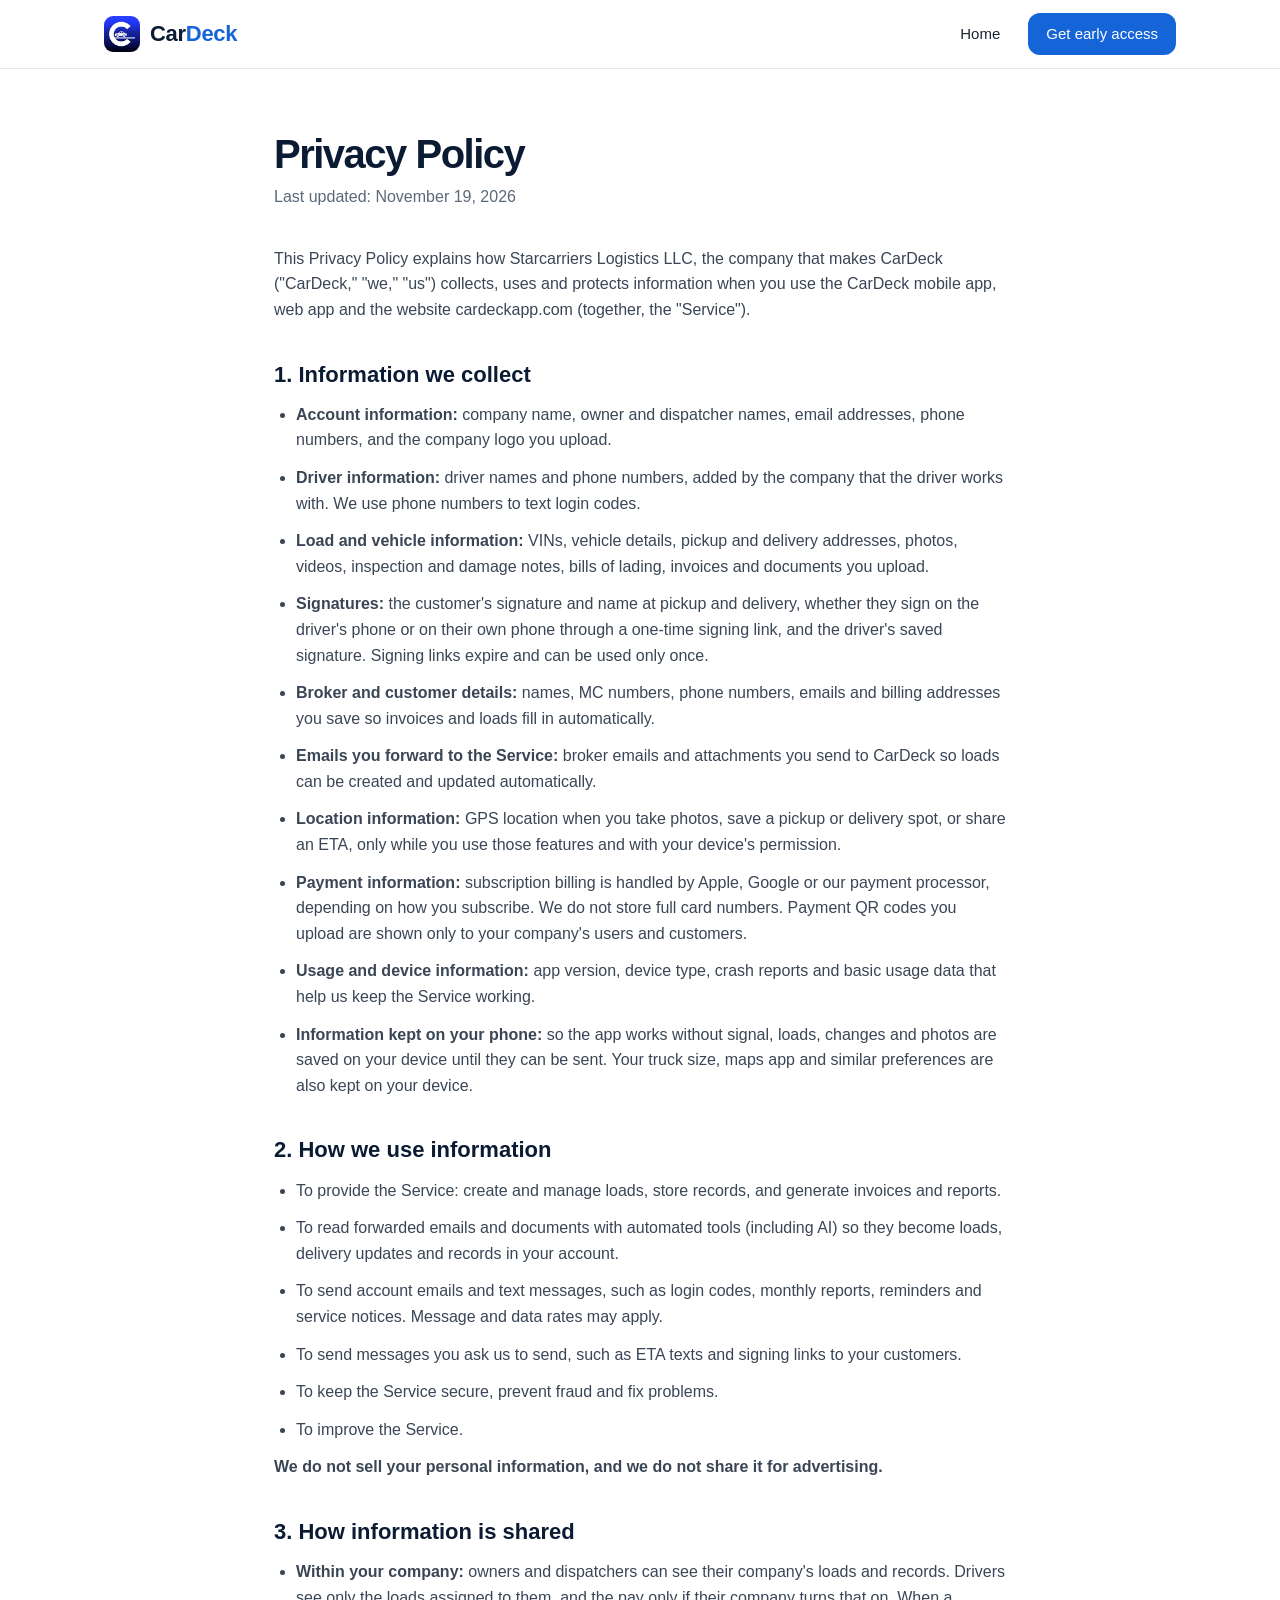
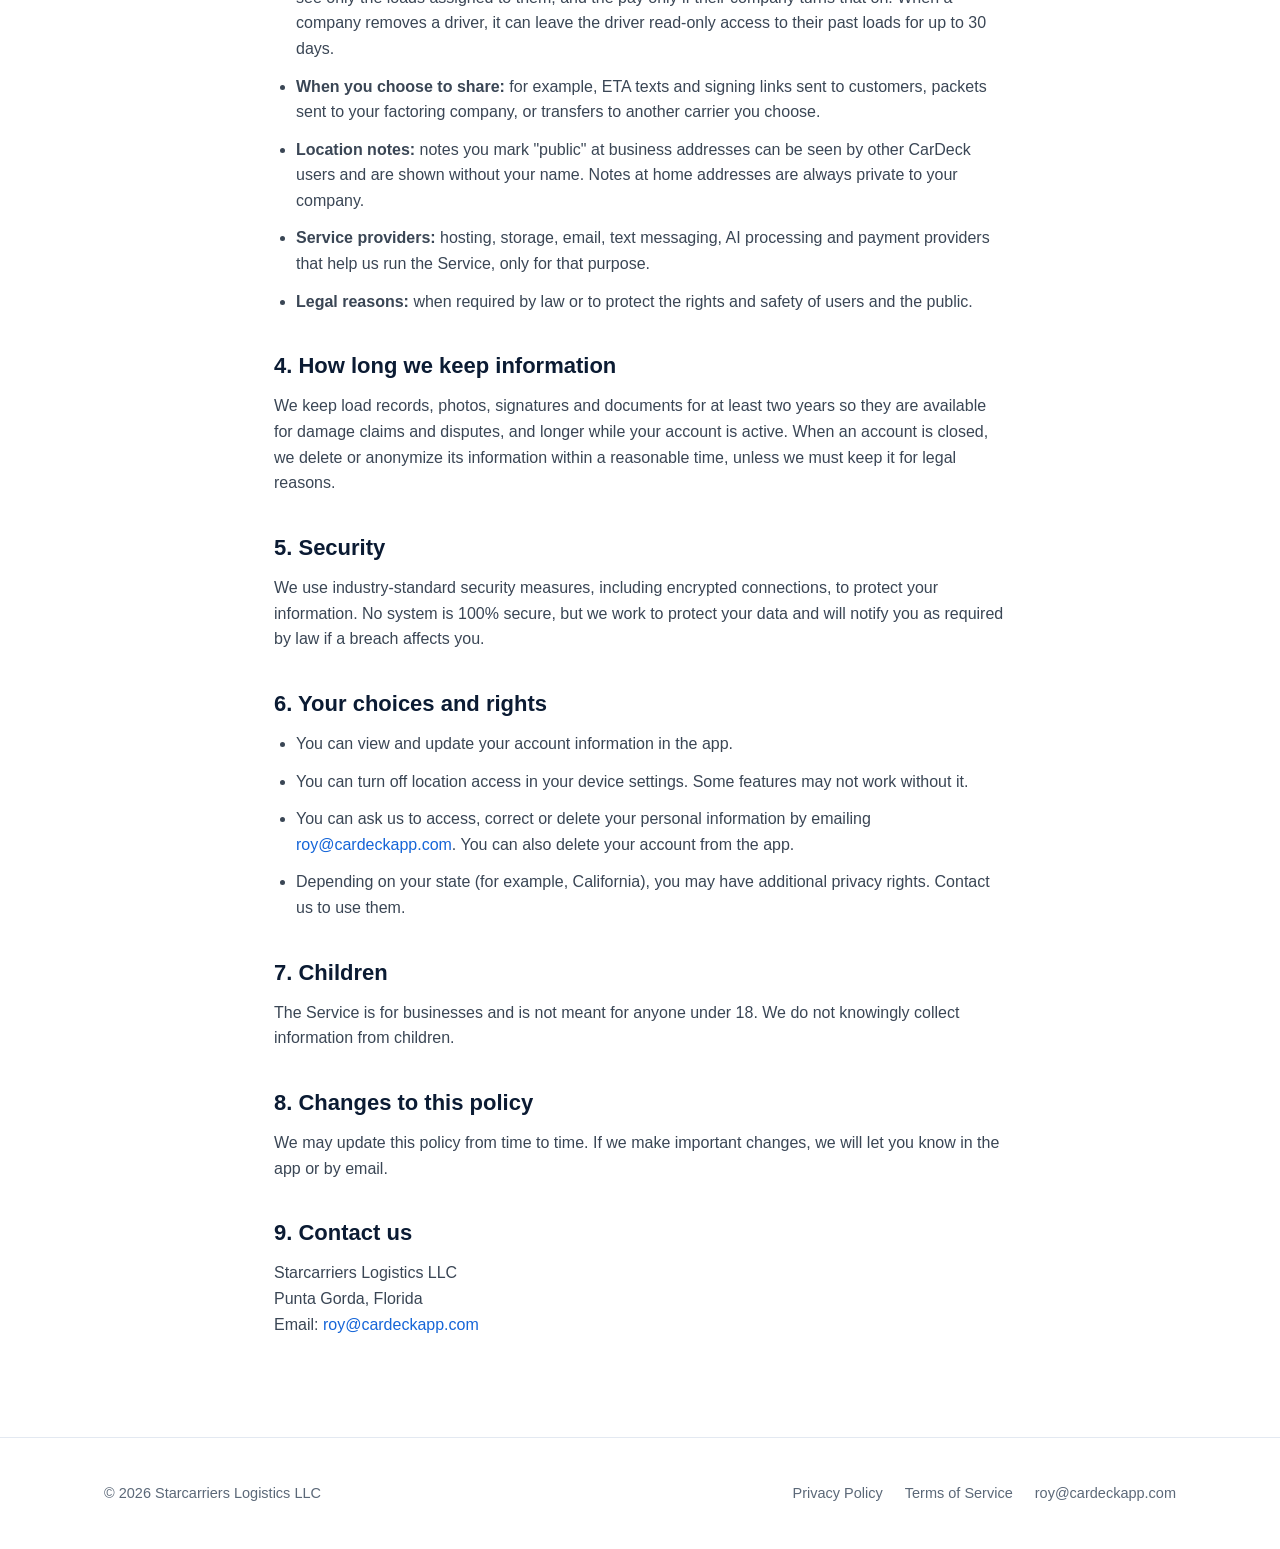
<file: privacy.html>
<!DOCTYPE html>
<html lang="en">
<head>
<meta charset="utf-8">
<meta name="viewport" content="width=device-width, initial-scale=1">
<title>Privacy Policy — CarDeck</title>
<meta name="color-scheme" content="light">
<meta name="robots" content="index,follow">
<link rel="icon" href="favicon.png" type="image/png">
<link rel="apple-touch-icon" href="apple-touch-icon.png">
<link rel="stylesheet" href="styles.css">
</head>
<body>
<header>
  <div class="wrap nav">
    <a class="brand" href="index.html"><img src="logo.png" alt="CarDeck logo"><span class="wm">Car<span>Deck</span></span></a>
    <nav class="nav-links"><a href="index.html">Home</a><a class="btn" href="index.html#contact">Get early access</a></nav>
  </div>
</header>

<main class="legal">
  <h1>Privacy Policy</h1>
  <p class="updated">Last updated: November 19, 2026</p>

  <p>This Privacy Policy explains how Starcarriers Logistics LLC, the company that makes CarDeck ("CarDeck," "we," "us") collects, uses and protects information when you use the CarDeck mobile app, web app and the website cardeckapp.com (together, the "Service").</p>

  <h2>1. Information we collect</h2>
  <ul>
    <li><b>Account information:</b> company name, owner and dispatcher names, email addresses, phone numbers, and the company logo you upload.</li>
    <li><b>Driver information:</b> driver names and phone numbers, added by the company that the driver works with. We use phone numbers to text login codes.</li>
    <li><b>Load and vehicle information:</b> VINs, vehicle details, pickup and delivery addresses, photos, videos, inspection and damage notes, bills of lading, invoices and documents you upload.</li>
    <li><b>Signatures:</b> the customer's signature and name at pickup and delivery, whether they sign on the driver's phone or on their own phone through a one-time signing link, and the driver's saved signature. Signing links expire and can be used only once.</li>
    <li><b>Broker and customer details:</b> names, MC numbers, phone numbers, emails and billing addresses you save so invoices and loads fill in automatically.</li>
    <li><b>Emails you forward to the Service:</b> broker emails and attachments you send to CarDeck so loads can be created and updated automatically.</li>
    <li><b>Location information:</b> GPS location when you take photos, save a pickup or delivery spot, or share an ETA, only while you use those features and with your device's permission.</li>
    <li><b>Payment information:</b> subscription billing is handled by Apple, Google or our payment processor, depending on how you subscribe. We do not store full card numbers. Payment QR codes you upload are shown only to your company's users and customers.</li>
    <li><b>Usage and device information:</b> app version, device type, crash reports and basic usage data that help us keep the Service working.</li>
    <li><b>Information kept on your phone:</b> so the app works without signal, loads, changes and photos are saved on your device until they can be sent. Your truck size, maps app and similar preferences are also kept on your device.</li>
  </ul>

  <h2>2. How we use information</h2>
  <ul>
    <li>To provide the Service: create and manage loads, store records, and generate invoices and reports.</li>
    <li>To read forwarded emails and documents with automated tools (including AI) so they become loads, delivery updates and records in your account.</li>
    <li>To send account emails and text messages, such as login codes, monthly reports, reminders and service notices. Message and data rates may apply.</li>
    <li>To send messages you ask us to send, such as ETA texts and signing links to your customers.</li>
    <li>To keep the Service secure, prevent fraud and fix problems.</li>
    <li>To improve the Service.</li>
  </ul>
  <p><b>We do not sell your personal information, and we do not share it for advertising.</b></p>

  <h2>3. How information is shared</h2>
  <ul>
    <li><b>Within your company:</b> owners and dispatchers can see their company's loads and records. Drivers see only the loads assigned to them, and the pay only if their company turns that on. When a company removes a driver, it can leave the driver read-only access to their past loads for up to 30 days.</li>
    <li><b>When you choose to share:</b> for example, ETA texts and signing links sent to customers, packets sent to your factoring company, or transfers to another carrier you choose.</li>
    <li><b>Location notes:</b> notes you mark "public" at business addresses can be seen by other CarDeck users and are shown without your name. Notes at home addresses are always private to your company.</li>
    <li><b>Service providers:</b> hosting, storage, email, text messaging, AI processing and payment providers that help us run the Service, only for that purpose.</li>
    <li><b>Legal reasons:</b> when required by law or to protect the rights and safety of users and the public.</li>
  </ul>

  <h2>4. How long we keep information</h2>
  <p>We keep load records, photos, signatures and documents for at least two years so they are available for damage claims and disputes, and longer while your account is active. When an account is closed, we delete or anonymize its information within a reasonable time, unless we must keep it for legal reasons.</p>

  <h2>5. Security</h2>
  <p>We use industry-standard security measures, including encrypted connections, to protect your information. No system is 100% secure, but we work to protect your data and will notify you as required by law if a breach affects you.</p>

  <h2>6. Your choices and rights</h2>
  <ul>
    <li>You can view and update your account information in the app.</li>
    <li>You can turn off location access in your device settings. Some features may not work without it.</li>
    <li>You can ask us to access, correct or delete your personal information by emailing <a href="mailto:roy@cardeckapp.com">roy@cardeckapp.com</a>. You can also delete your account from the app.</li>
    <li>Depending on your state (for example, California), you may have additional privacy rights. Contact us to use them.</li>
  </ul>

  <h2>7. Children</h2>
  <p>The Service is for businesses and is not meant for anyone under 18. We do not knowingly collect information from children.</p>

  <h2>8. Changes to this policy</h2>
  <p>We may update this policy from time to time. If we make important changes, we will let you know in the app or by email.</p>

  <h2>9. Contact us</h2>
  <p>Starcarriers Logistics LLC<br>Punta Gorda, Florida<br>Email: <a href="mailto:roy@cardeckapp.com">roy@cardeckapp.com</a></p>
</main>

<footer>
  <div class="wrap foot">
    <div>© 2026 Starcarriers Logistics LLC</div>
    <div class="foot-links"><a href="privacy.html">Privacy Policy</a><a href="terms.html">Terms of Service</a><a href="mailto:roy@cardeckapp.com">roy@cardeckapp.com</a></div>
  </div>
</footer>
</body>
</html>
</file>
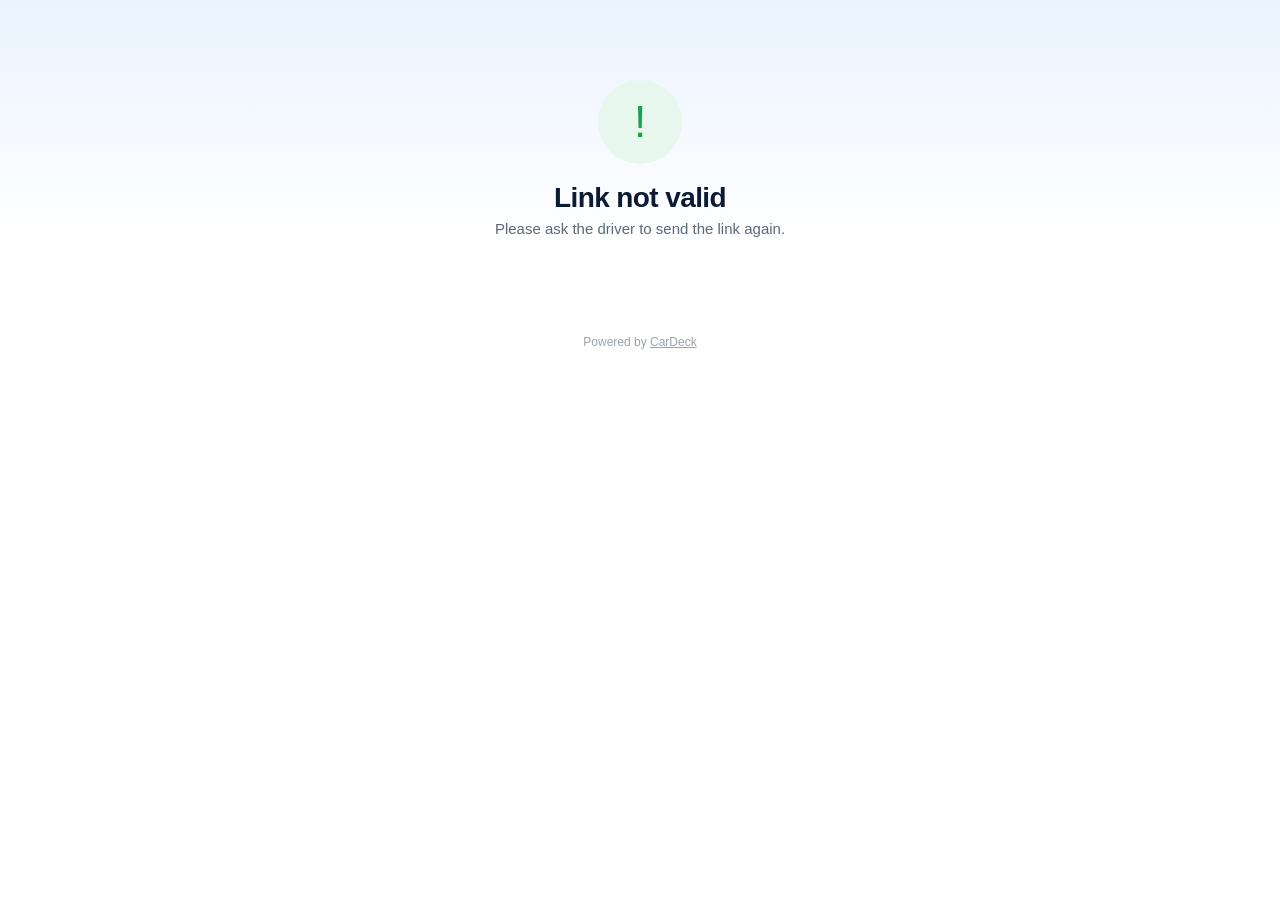
<file: sign.html>
<!DOCTYPE html>
<html lang="en">
<head>
<meta charset="utf-8">
<meta name="viewport" content="width=device-width, initial-scale=1, viewport-fit=cover">
<title>Sign for your vehicle · CarDeck</title>
<meta name="robots" content="noindex, nofollow">
<meta name="referrer" content="no-referrer">
<meta name="theme-color" content="#1565D8">
<link rel="icon" href="favicon.png" type="image/png">
<style>
  :root{--blue:#1565D8;--navy:#0B1B33;--sky:#EAF3FF;--text:#1B2533;--muted:#5B6878;--line:#E3E9F1;--green:#16A34A;--red:#DC2626}
  *{box-sizing:border-box;margin:0;padding:0}
  body{font-family:-apple-system,BlinkMacSystemFont,"Segoe UI",Inter,Roboto,Helvetica,Arial,sans-serif;color:var(--text);background:linear-gradient(180deg,var(--sky) 0%,#fff 240px);min-height:100vh;-webkit-font-smoothing:antialiased}
  .wrap{max-width:560px;margin:0 auto;padding:20px 18px 40px}
  .top{display:flex;align-items:center;gap:12px;margin-bottom:18px}
  .top img{width:44px;height:44px;border-radius:12px;object-fit:cover;background:#fff;border:1px solid var(--line)}
  .top b{display:block;font-size:17px;color:var(--navy)}
  .top span{font-size:13px;color:var(--muted)}
  h1{font-size:28px;line-height:1.15;letter-spacing:-.6px;color:var(--navy);margin-bottom:6px}
  .sub{color:var(--muted);font-size:15px;margin-bottom:16px}
  .card{background:#fff;border:1px solid var(--line);border-radius:18px;padding:14px 16px;margin-bottom:14px}
  .car{display:flex;justify-content:space-between;gap:10px;padding:6px 0;font-size:15px}
  .car+.car{border-top:1px solid var(--line)}
  .car small{color:var(--muted);font-family:Menlo,monospace}
  .dmg{display:flex;align-items:center;gap:10px;font-weight:600;font-size:15px;border-radius:14px;padding:12px 14px;margin-bottom:14px}
  .dmg.ok{background:#E8F7EE;color:#14532D}.dmg.warn{background:#FEF3C7;color:#78350F}
  label{display:block;font-size:13px;font-weight:700;color:var(--muted);letter-spacing:.4px;text-transform:uppercase;margin:6px 0 8px}
  input{width:100%;font-size:18px;padding:14px 16px;border-radius:14px;border:1.5px solid var(--line);outline:none;font-family:inherit}
  input:focus{border-color:var(--blue)}
  .pad{position:relative;background:#fff;border:1.5px solid var(--line);border-radius:18px;touch-action:none;overflow:hidden}
  canvas{display:block;width:100%;height:auto;touch-action:none}
  .hint{position:absolute;inset:0;display:flex;align-items:center;justify-content:center;color:#A0A8B4;font-size:20px;font-weight:700;pointer-events:none}
  .line{position:absolute;left:18px;right:18px;bottom:22%;height:1.5px;background:#D5DAE2;pointer-events:none}
  .row{display:flex;justify-content:space-between;align-items:center;margin-top:8px}
  .clear{background:none;border:none;color:var(--red);font-weight:700;font-size:15px;padding:6px 0;cursor:pointer}
  .turn{color:#9AA3AF;font-size:13px}
  .agree{color:var(--muted);font-size:14px;line-height:1.5;margin:14px 0 18px}
  .btn{width:100%;border:none;background:var(--blue);color:#fff;font-weight:700;font-size:18px;padding:16px;border-radius:999px;cursor:pointer}
  .btn:disabled{opacity:.5}
  .err{color:var(--red);font-weight:600;font-size:14px;margin-top:8px;min-height:18px}
  .done{text-align:center;padding:60px 10px}
  .done .ok{width:84px;height:84px;border-radius:50%;background:#E8F7EE;color:var(--green);display:flex;align-items:center;justify-content:center;font-size:44px;margin:0 auto 18px}
  .foot{text-align:center;color:#9AA3AF;font-size:12px;margin-top:22px}
  .foot a{color:#9AA3AF}
  @media (orientation:landscape) and (max-height:500px){.wrap{max-width:900px;padding-top:10px}h1{font-size:22px}.sub,.cars,.dmg{display:none}}
</style>
</head>
<body>
<div class="wrap" id="app">
  <p class="sub" id="loading">Loading…</p>
</div>
<script>
(function () {
  var SUPABASE_URL = 'https://dpogvcifovbjvcnvoftf.supabase.co';
  var KEY = 'sb_publishable_3zCfOx5T9G4y-8xt1nRiqQ_4Gp1nmVF';
  var W = 300, H = 120; // same box the CarDeck app uses
  var token = new URLSearchParams(location.search).get('t') || '';
  var app = document.getElementById('app');

  function rpc(name, body) {
    return fetch(SUPABASE_URL + '/rest/v1/rpc/' + name, {
      method: 'POST',
      headers: { apikey: KEY, Authorization: 'Bearer ' + KEY, 'Content-Type': 'application/json' },
      body: JSON.stringify(body)
    }).then(function (r) { return r.json().then(function (j) { if (!r.ok) throw new Error(j && j.message || 'Error'); return j; }); });
  }
  function el(tag, attrs, kids) {
    var e = document.createElement(tag);
    for (var k in (attrs || {})) { if (k === 'text') e.textContent = attrs[k]; else if (k === 'cls') e.className = attrs[k]; else e.setAttribute(k, attrs[k]); }
    (kids || []).forEach(function (c) { if (c) e.appendChild(c); });
    return e;
  }
  function message(icon, title, text) {
    app.innerHTML = '';
    app.appendChild(el('div', { cls: 'done' }, [el('div', { cls: 'ok', text: icon }), el('h1', { text: title }), el('p', { cls: 'sub', text: text })]));
    app.appendChild(el('p', { cls: 'foot' }, [document.createTextNode('Powered by '), el('a', { href: 'https://cardeckapp.com', text: 'CarDeck' })]));
  }

  function whereAmI() {
    return new Promise(function (resolve) {
      if (!navigator.geolocation) return resolve(null);
      var done = false;
      var finish = function (v) { if (!done) { done = true; resolve(v); } };
      setTimeout(function () { finish(null); }, 6000);
      navigator.geolocation.getCurrentPosition(function (p) {
        finish({ lat: Math.round(p.coords.latitude * 1e5) / 1e5, lng: Math.round(p.coords.longitude * 1e5) / 1e5, accuracy: Math.round(p.coords.accuracy || 0) });
      }, function () { finish(null); }, { enableHighAccuracy: false, timeout: 5000, maximumAge: 300000 });
    });
  }

  if (!token) return message('!', 'Link not valid', 'Please ask the driver to send the link again.');

  rpc('get_sign_request', { p_token: token }).then(function (d) {
    if (!d || !d.ok) return message('!', d && d.reason === 'expired' ? 'This link has expired' : 'Link not valid', 'Please ask the driver to send a new link.');
    if (d.signed) return message('✓', 'Already signed', 'Thank you. This vehicle ' + d.phase + ' is already signed.');
    render(d);
  }).catch(function () { message('!', 'Something went wrong', 'Check your internet connection and open the link again.'); });

  function render(d) {
    app.innerHTML = '';
    var pickup = d.phase === 'pickup';
    var top = el('div', { cls: 'top' }, [
      d.logo ? el('img', { src: d.logo, alt: '' }) : null,
      el('div', {}, [el('b', { text: d.company || 'Carrier' }), el('span', { text: (d.load_number ? 'Load ' + d.load_number : '') })])
    ]);
    app.appendChild(top);
    app.appendChild(el('h1', { text: pickup ? 'Sign for your vehicle pickup' : 'Sign for your vehicle delivery' }));
    app.appendChild(el('p', { cls: 'sub', text: [d.stop, d.city].filter(Boolean).join(' · ') }));

    var cars = el('div', { cls: 'card cars' });
    (d.vehicles || []).forEach(function (v) {
      cars.appendChild(el('div', { cls: 'car' }, [el('span', { text: v.name || 'Vehicle' }), el('small', { text: v.vin ? '…' + v.vin : '' })]));
    });
    if ((d.vehicles || []).length) app.appendChild(cars);

    app.appendChild(el('div', { cls: 'dmg ' + (d.damages ? 'warn' : 'ok'), text: d.damages
      ? (d.damages + ' damage' + (d.damages === 1 ? '' : 's') + ' noted by the driver at ' + d.phase + '.')
      : ('No damages noted at ' + d.phase + '.') }));

    app.appendChild(el('label', { text: d.require_name ? 'Your full name (required)' : 'Your name' }));
    var name = el('input', { type: 'text', autocomplete: 'name', autocapitalize: 'words', placeholder: 'Full name' });
    name.value = d.contact || '';
    app.appendChild(name);

    app.appendChild(el('label', { text: 'Signature' }));
    var canvas = el('canvas');
    var hint = el('div', { cls: 'hint', text: 'Sign here' });
    var pad = el('div', { cls: 'pad' }, [canvas, el('div', { cls: 'line' }), hint]);
    app.appendChild(pad);
    var clear = el('button', { cls: 'clear', type: 'button', text: '↺ Clear signature' });
    app.appendChild(el('div', { cls: 'row' }, [clear, el('span', { cls: 'turn', text: 'Turn your phone for a bigger box' })]));
    app.appendChild(el('p', { cls: 'agree', text: pickup
      ? "By signing, I agree with the driver's condition report for the vehicle(s) at pickup."
      : 'By signing, I confirm I received the vehicle(s) and agree with the condition report at delivery.' }));
    var btn = el('button', { cls: 'btn', type: 'button', text: 'Sign and send' });
    app.appendChild(btn);
    var err = el('p', { cls: 'err' });
    app.appendChild(err);
    app.appendChild(el('p', { cls: 'foot' }, [document.createTextNode('Secure signing by '), el('a', { href: 'https://cardeckapp.com', text: 'CarDeck' })]));

    // Signature drawing, stored in the same 300 x 120 box as the app.
    var paths = [], current = null, ctx = canvas.getContext('2d');
    function size() {
      var w = pad.clientWidth, dpr = window.devicePixelRatio || 1;
      canvas.width = w * dpr; canvas.height = (w * H / W) * dpr;
      canvas.style.height = (w * H / W) + 'px';
      draw();
    }
    function draw() {
      var s = canvas.width / W;
      ctx.setTransform(1, 0, 0, 1, 0, 0);
      ctx.clearRect(0, 0, canvas.width, canvas.height);
      ctx.setTransform(s, 0, 0, s, 0, 0);
      ctx.lineWidth = 3; ctx.lineCap = 'round'; ctx.lineJoin = 'round'; ctx.strokeStyle = '#0B0F19';
      paths.concat(current ? [current] : []).forEach(function (p) {
        ctx.beginPath();
        p.forEach(function (pt, i) { i ? ctx.lineTo(pt[0], pt[1]) : ctx.moveTo(pt[0], pt[1]); });
        if (p.length === 1) ctx.lineTo(p[0][0] + 0.5, p[0][1] + 0.5);
        ctx.stroke();
      });
      hint.style.display = paths.length || current ? 'none' : 'flex';
    }
    function point(e) {
      var r = canvas.getBoundingClientRect();
      return [Math.round(((e.clientX - r.left) / r.width) * W * 10) / 10, Math.round(((e.clientY - r.top) / r.width) * W * 10) / 10];
    }
    canvas.addEventListener('pointerdown', function (e) { e.preventDefault(); canvas.setPointerCapture(e.pointerId); current = [point(e)]; draw(); });
    canvas.addEventListener('pointermove', function (e) { if (!current) return; e.preventDefault(); current.push(point(e)); draw(); });
    function end() { if (current) { paths.push(current); current = null; draw(); } }
    canvas.addEventListener('pointerup', end); canvas.addEventListener('pointercancel', end);
    clear.addEventListener('click', function () { paths = []; draw(); });
    window.addEventListener('resize', size);
    size();

    btn.addEventListener('click', function () {
      err.textContent = '';
      if (!paths.length) { err.textContent = 'Please sign in the box first.'; return; }
      var n = name.value.trim();
      if (d.require_name && !n) { err.textContent = 'Please type your name.'; return; }
      var svgPaths = paths.map(function (p) {
        return p.map(function (pt, i) { return (i ? 'L' : 'M') + pt[0] + ' ' + pt[1]; }).join(' ') + (p.length === 1 ? ' L' + (p[0][0] + 0.5) + ' ' + (p[0][1] + 0.5) : '');
      });
      btn.disabled = true; btn.textContent = 'Sending…';
      // Where the phone is, only if the customer allows it (never blocks signing; gives up after 6 seconds).
      whereAmI().then(function (gps) {
        return rpc('submit_sign_request', { p_token: token, p_name: n, p_paths: svgPaths, p_gps: gps, p_device: (navigator.userAgent || '').slice(0, 160) });
      }).then(function () {
        message('✓', 'Thank you!', 'Your signature was sent to ' + (d.company || 'the carrier') + '. You can close this page.');
      }).catch(function (e) {
        btn.disabled = false; btn.textContent = 'Sign and send';
        err.textContent = /Already/.test(e.message) ? 'This was already signed.' : 'Could not send. Check your internet and try again.';
      });
    });
  }
})();
</script>
</body>
</html>
</file>
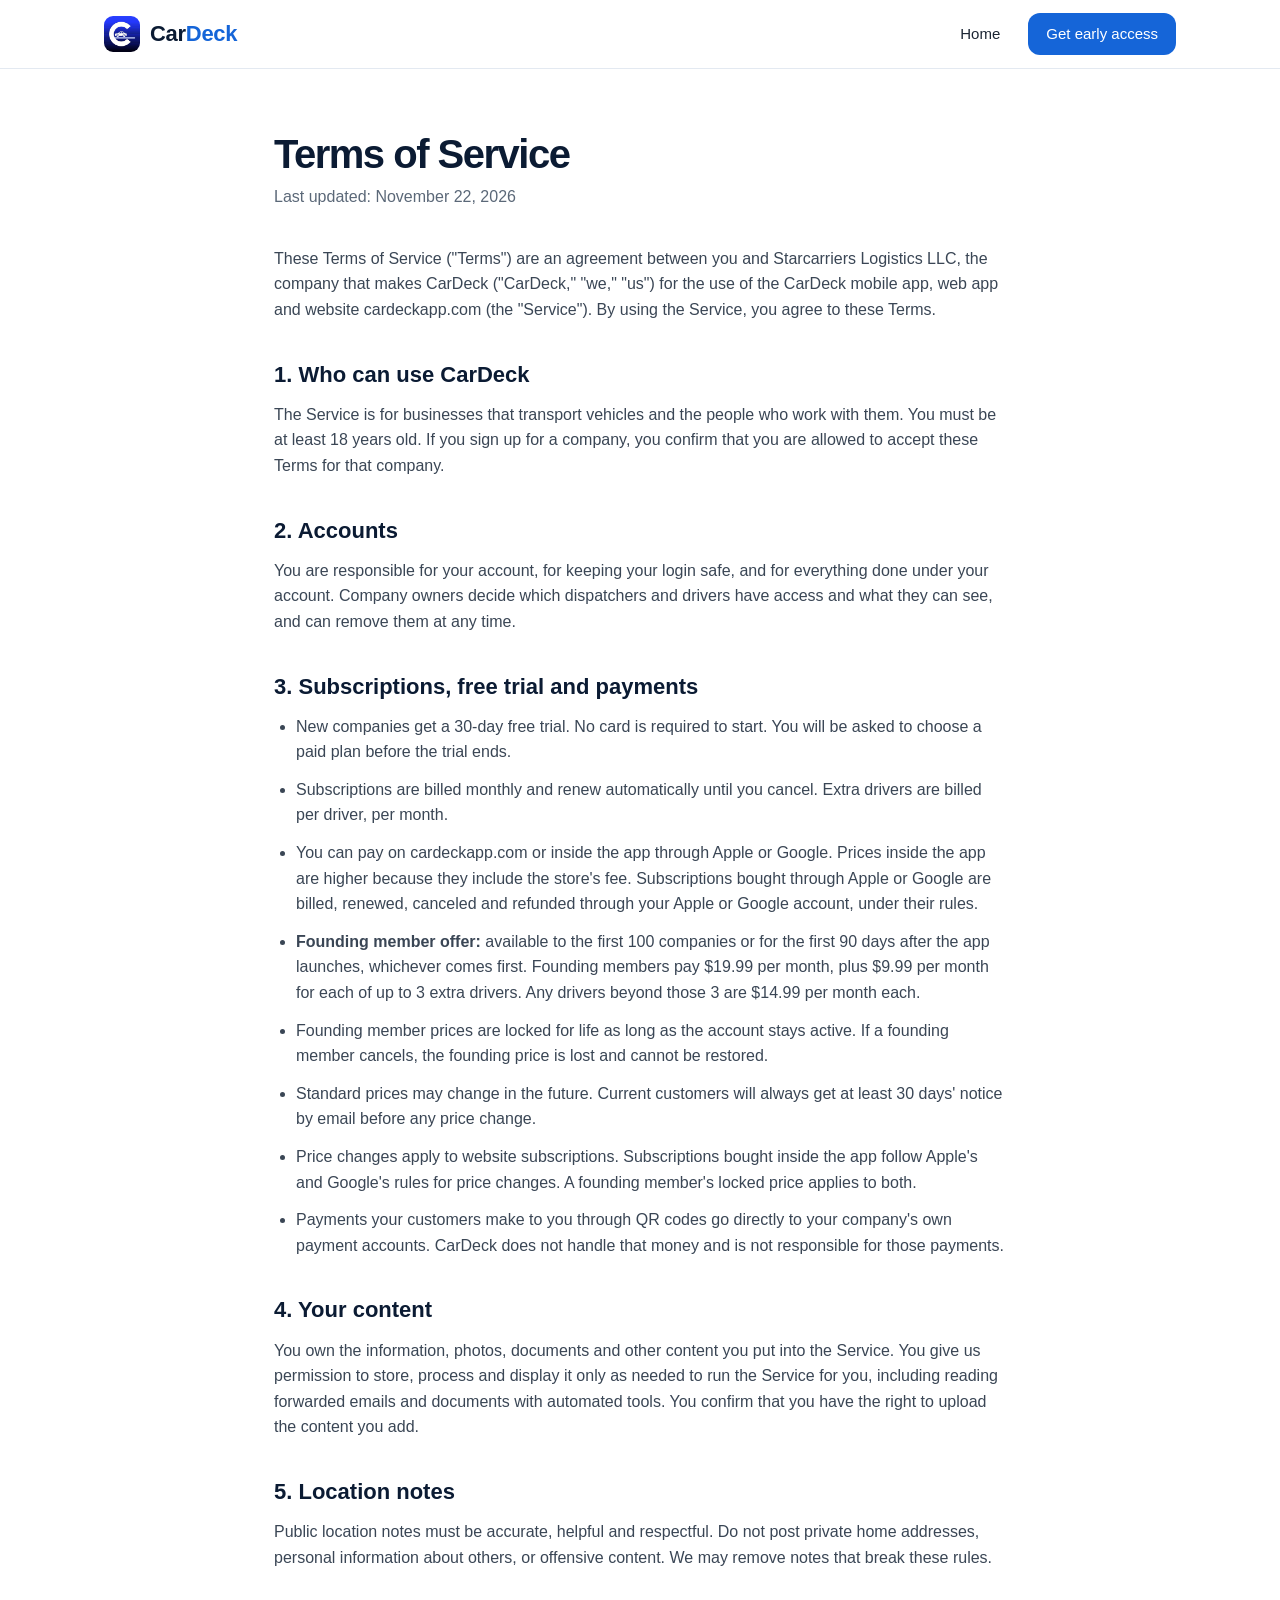
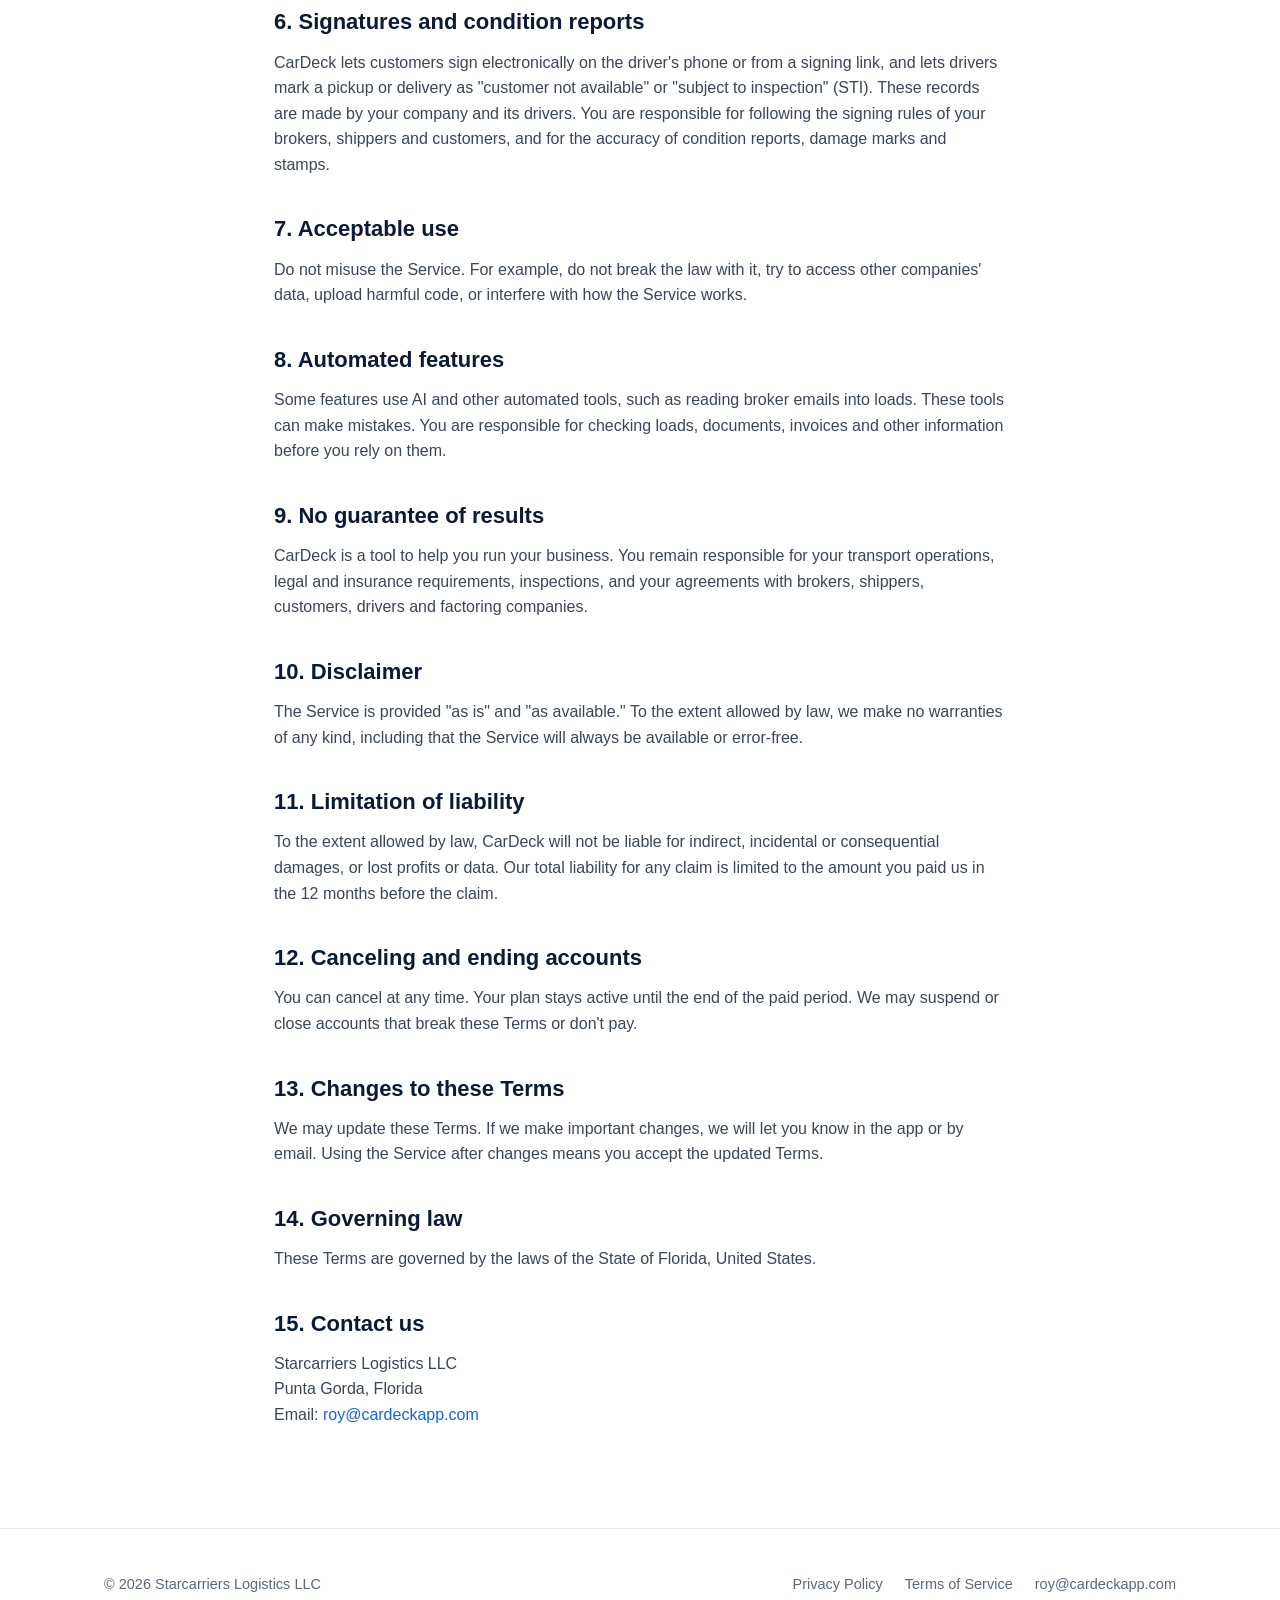
<file: terms.html>
<!DOCTYPE html>
<html lang="en">
<head>
<meta charset="utf-8">
<meta name="viewport" content="width=device-width, initial-scale=1">
<title>Terms of Service — CarDeck</title>
<meta name="color-scheme" content="light">
<meta name="robots" content="index,follow">
<link rel="icon" href="favicon.png" type="image/png">
<link rel="apple-touch-icon" href="apple-touch-icon.png">
<link rel="stylesheet" href="styles.css">
</head>
<body>
<header>
  <div class="wrap nav">
    <a class="brand" href="index.html"><img src="logo.png" alt="CarDeck logo"><span class="wm">Car<span>Deck</span></span></a>
    <nav class="nav-links"><a href="index.html">Home</a><a class="btn" href="index.html#contact">Get early access</a></nav>
  </div>
</header>

<main class="legal">
  <h1>Terms of Service</h1>
  <p class="updated">Last updated: November 22, 2026</p>

  <p>These Terms of Service ("Terms") are an agreement between you and Starcarriers Logistics LLC, the company that makes CarDeck ("CarDeck," "we," "us") for the use of the CarDeck mobile app, web app and website cardeckapp.com (the "Service"). By using the Service, you agree to these Terms.</p>

  <h2>1. Who can use CarDeck</h2>
  <p>The Service is for businesses that transport vehicles and the people who work with them. You must be at least 18 years old. If you sign up for a company, you confirm that you are allowed to accept these Terms for that company.</p>

  <h2>2. Accounts</h2>
  <p>You are responsible for your account, for keeping your login safe, and for everything done under your account. Company owners decide which dispatchers and drivers have access and what they can see, and can remove them at any time.</p>

  <h2>3. Subscriptions, free trial and payments</h2>
  <ul>
    <li>New companies get a 30-day free trial. No card is required to start. You will be asked to choose a paid plan before the trial ends.</li>
    <li>Subscriptions are billed monthly and renew automatically until you cancel. Extra drivers are billed per driver, per month.</li>
    <li>You can pay on cardeckapp.com or inside the app through Apple or Google. Prices inside the app are higher because they include the store's fee. Subscriptions bought through Apple or Google are billed, renewed, canceled and refunded through your Apple or Google account, under their rules.</li>
    <li><strong>Founding member offer:</strong> available to the first 100 companies or for the first 90 days after the app launches, whichever comes first. Founding members pay $19.99 per month, plus $9.99 per month for each of up to 3 extra drivers. Any drivers beyond those 3 are $14.99 per month each.</li>
    <li>Founding member prices are locked for life as long as the account stays active. If a founding member cancels, the founding price is lost and cannot be restored.</li>
    <li>Standard prices may change in the future. Current customers will always get at least 30 days' notice by email before any price change.</li>
    <li>Price changes apply to website subscriptions. Subscriptions bought inside the app follow Apple's and Google's rules for price changes. A founding member's locked price applies to both.</li>
    <li>Payments your customers make to you through QR codes go directly to your company's own payment accounts. CarDeck does not handle that money and is not responsible for those payments.</li>
  </ul>

  <h2>4. Your content</h2>
  <p>You own the information, photos, documents and other content you put into the Service. You give us permission to store, process and display it only as needed to run the Service for you, including reading forwarded emails and documents with automated tools. You confirm that you have the right to upload the content you add.</p>

  <h2>5. Location notes</h2>
  <p>Public location notes must be accurate, helpful and respectful. Do not post private home addresses, personal information about others, or offensive content. We may remove notes that break these rules.</p>

  <h2>6. Signatures and condition reports</h2>
  <p>CarDeck lets customers sign electronically on the driver's phone or from a signing link, and lets drivers mark a pickup or delivery as "customer not available" or "subject to inspection" (STI). These records are made by your company and its drivers. You are responsible for following the signing rules of your brokers, shippers and customers, and for the accuracy of condition reports, damage marks and stamps.</p>

  <h2>7. Acceptable use</h2>
  <p>Do not misuse the Service. For example, do not break the law with it, try to access other companies' data, upload harmful code, or interfere with how the Service works.</p>

  <h2>8. Automated features</h2>
  <p>Some features use AI and other automated tools, such as reading broker emails into loads. These tools can make mistakes. You are responsible for checking loads, documents, invoices and other information before you rely on them.</p>

  <h2>9. No guarantee of results</h2>
  <p>CarDeck is a tool to help you run your business. You remain responsible for your transport operations, legal and insurance requirements, inspections, and your agreements with brokers, shippers, customers, drivers and factoring companies.</p>

  <h2>10. Disclaimer</h2>
  <p>The Service is provided "as is" and "as available." To the extent allowed by law, we make no warranties of any kind, including that the Service will always be available or error-free.</p>

  <h2>11. Limitation of liability</h2>
  <p>To the extent allowed by law, CarDeck will not be liable for indirect, incidental or consequential damages, or lost profits or data. Our total liability for any claim is limited to the amount you paid us in the 12 months before the claim.</p>

  <h2>12. Canceling and ending accounts</h2>
  <p>You can cancel at any time. Your plan stays active until the end of the paid period. We may suspend or close accounts that break these Terms or don't pay.</p>

  <h2>13. Changes to these Terms</h2>
  <p>We may update these Terms. If we make important changes, we will let you know in the app or by email. Using the Service after changes means you accept the updated Terms.</p>

  <h2>14. Governing law</h2>
  <p>These Terms are governed by the laws of the State of Florida, United States.</p>

  <h2>15. Contact us</h2>
  <p>Starcarriers Logistics LLC<br>Punta Gorda, Florida<br>Email: <a href="mailto:roy@cardeckapp.com">roy@cardeckapp.com</a></p>
</main>

<footer>
  <div class="wrap foot">
    <div>© 2026 Starcarriers Logistics LLC</div>
    <div class="foot-links"><a href="privacy.html">Privacy Policy</a><a href="terms.html">Terms of Service</a><a href="mailto:roy@cardeckapp.com">roy@cardeckapp.com</a></div>
  </div>
</footer>
</body>
</html>
</file>
<file: home.css>
/* CarDeck homepage — redesign (Nov 2026) */
:root{--navy:#080E24;--ink:#0B1630;--muted:#5A6785;--line:#E3E8F4;--bg:#F5F7FC;--blue:#1E3AE8;--blue2:#5B76FF;--soft:#EEF1FF}
*{box-sizing:border-box}
html{scroll-behavior:smooth}
body{margin:0;font-family:Inter,system-ui,-apple-system,Segoe UI,Roboto,sans-serif;color:var(--ink);background:var(--bg);-webkit-font-smoothing:antialiased}
h1,h2,h3{font-family:'Space Grotesk',Inter,sans-serif;margin:0;letter-spacing:-.02em}
p{margin:0}
a{color:inherit;text-decoration:none}
img{max-width:100%}
.wrap{width:100%;max-width:1200px;margin:0 auto;padding:0 24px}
.btn{display:inline-flex;align-items:center;justify-content:center;gap:8px;padding:14px 24px;border-radius:999px;font-weight:600;font-size:16px;border:0;cursor:pointer;transition:transform .15s,box-shadow .15s}
.btn:hover{transform:translateY(-1px)}
.btn-primary{background:linear-gradient(135deg,var(--blue),var(--blue2));color:#fff;box-shadow:0 10px 30px rgba(30,58,232,.35)}
.btn-ghost{border:1px solid rgba(255,255,255,.25);color:#fff}
.btn-outline{border:1.5px solid var(--ink);color:var(--ink)}
.eyebrow{font-size:13px;font-weight:700;letter-spacing:.14em;text-transform:uppercase;color:var(--blue)}
.tag{display:inline-block;padding:6px 12px;border-radius:999px;background:var(--soft);color:var(--blue);font-size:13px;font-weight:600}
.card{background:#fff;border-radius:20px;padding:28px;border:1px solid var(--line)}
.phone{border-radius:36px;padding:9px;background:#0A0F1E;box-shadow:0 30px 80px rgba(5,10,40,.45),inset 0 0 0 1px rgba(255,255,255,.08)}
.phone img{display:block;width:100%;height:auto;border-radius:28px}
.sec{padding:100px 0 20px}
.sec-head{display:flex;flex-direction:column;gap:14px;margin-bottom:44px}
.sec-head.center{text-align:center;align-items:center}
.sec-head h2{font-size:clamp(32px,4.5vw,48px)}
.sec-head p{color:var(--muted);font-size:18px;line-height:1.55;max-width:680px}

/* nav */
.top{position:sticky;top:0;z-index:20;background:rgba(8,14,36,.85);backdrop-filter:blur(14px);-webkit-backdrop-filter:blur(14px);border-bottom:1px solid rgba(255,255,255,.08)}
.nav{display:flex;align-items:center;justify-content:space-between;height:68px;gap:16px}
.brand{display:flex;align-items:center;gap:10px;color:#fff;font-family:'Space Grotesk',Inter,system-ui,sans-serif;font-weight:700;font-size:20px}
.brand img{width:34px;height:34px;border-radius:9px}
.links{display:flex;gap:28px;color:rgba(255,255,255,.75);font-size:15px;font-weight:500}
.links a:hover{color:#fff}
.nav-right{display:flex;align-items:center;gap:12px}
.langs{position:relative}
.lang-btn{all:unset;cursor:pointer;display:flex;align-items:center;gap:6px;padding:7px 12px;border-radius:999px;background:rgba(255,255,255,.1);border:1px solid rgba(255,255,255,.16);font-size:13px;font-weight:700;color:#fff}
.lang-btn:focus-visible{outline:2px solid var(--blue2);outline-offset:2px}
.lang-btn .chev{transition:transform .2s}
.lang-btn.open .chev{transform:rotate(180deg)}
.lang-menu{position:absolute;right:0;top:calc(100% + 8px);min-width:170px;background:#fff;border-radius:14px;padding:6px;box-shadow:0 20px 50px rgba(0,0,0,.3);z-index:50;display:flex;flex-direction:column}
.lang-menu[hidden]{display:none}
.lang-menu button{all:unset;cursor:pointer;padding:10px 12px;border-radius:9px;font-size:15px;font-weight:500;color:var(--ink);display:flex;justify-content:space-between;align-items:center}
.lang-menu button:hover{background:var(--bg)}
.lang-menu button.on{background:var(--soft);color:var(--blue);font-weight:700}
.lang-menu button.on:after{content:"✓"}
.pill{display:inline-flex;align-items:center;gap:8px}
.pill .hauler{flex:none}
.nav .btn{padding:10px 18px;font-size:14px}

/* hero */
.hero{background:radial-gradient(1200px 600px at 75% 10%,rgba(91,118,255,.35),transparent 60%),radial-gradient(800px 500px at 0% 100%,rgba(30,58,232,.25),transparent 60%),var(--navy);color:#fff;overflow:hidden}
.hero .wrap{display:flex;flex-wrap:wrap;align-items:center;gap:56px;padding-top:80px;padding-bottom:96px}
.hero-copy{flex:999 1 500px;min-width:0;display:flex;flex-direction:column;gap:24px}
.pill{align-self:flex-start;padding:8px 14px;border-radius:999px;background:rgba(255,255,255,.08);border:1px solid rgba(255,255,255,.14);font-size:14px;font-weight:500}
.hero h1{font-size:clamp(42px,6vw,68px);line-height:1.03;font-weight:700}
.hero h1 em{font-style:normal;background:linear-gradient(90deg,#8FA2FF,#C9D3FF);-webkit-background-clip:text;background-clip:text;color:transparent}
.hero .lead{font-size:19px;line-height:1.6;color:rgba(255,255,255,.75);max-width:560px}
.row{display:flex;gap:14px;flex-wrap:wrap}
.checks{display:flex;gap:10px 24px;flex-wrap:wrap;font-size:14px;color:rgba(255,255,255,.65)}
.hero-art{flex:1 1 400px;min-width:0;position:relative;height:600px;max-width:520px}
.hero-art .p1{position:absolute;left:0;top:40px;width:250px;transform:rotate(-6deg)}
.hero-art .p2{position:absolute;right:0;top:0;width:280px;transform:rotate(4deg)}
.toast{position:absolute;left:120px;bottom:24px;background:#fff;color:var(--ink);border-radius:16px;padding:14px 18px;box-shadow:0 20px 50px rgba(0,0,0,.35);display:flex;gap:12px;align-items:center}
.toast .ic{width:36px;height:36px;border-radius:10px;background:#E6F8EE;display:flex;align-items:center;justify-content:center;font-size:18px}
.toast b{font-size:14px;display:block}.toast small{font-size:12px;color:var(--muted)}
.toast .ic{color:#16A34A}
.early{display:flex;gap:12px;align-items:flex-start;max-width:560px;padding:16px 18px;border-radius:16px;background:rgba(255,255,255,.06);border:1px solid rgba(255,255,255,.14);font-size:15px;line-height:1.5;color:rgba(255,255,255,.85)}
.early svg{flex:none;margin-top:1px;color:#9DB0FF}
.early strong{color:#fff}
.checks span{display:inline-flex;align-items:center;gap:6px}
.checks svg{color:#9DB0FF;flex:none}

/* shared */
.sec-alt{background:#fff}
.sec-dark{background:var(--navy);color:#fff}
.sec-dark .eyebrow{color:#9DB0FF}
.pad{padding:96px 0}

/* how it works: 4 steps */
.steps4{display:grid;grid-template-columns:repeat(4,minmax(0,1fr));gap:20px}
.step{background:var(--bg);border-radius:20px;padding:24px;display:flex;flex-direction:column;gap:14px}
.step .top-row{display:flex;align-items:center;justify-content:space-between}
.ico{width:44px;height:44px;border-radius:12px;background:#fff;color:var(--blue);display:flex;align-items:center;justify-content:center}
.step .num{font-family:'Space Grotesk',Inter,sans-serif;font-size:28px;font-weight:700;color:#C9D1E8}
.step h3{font-size:19px}
.step p{font-size:15px;line-height:1.55;color:var(--muted)}
.shots{display:flex;flex-wrap:wrap;justify-content:center;gap:28px;margin-top:48px}
.shot{margin:0;display:flex;flex-direction:column;align-items:center;gap:12px}
.shot .phone{width:220px}
.shot figcaption{padding:6px 12px;border-radius:999px;background:var(--soft);color:var(--blue);font-size:13px;font-weight:600}
.swipe{display:none}

/* features */
.feat-head{display:flex;flex-wrap:wrap;gap:40px;align-items:flex-end;justify-content:space-between;margin-bottom:44px}
.feat-head .sec-head{margin:0;max-width:620px}
.tx{flex:0 1 420px;min-width:0;padding:18px;border-radius:18px;background:#121A38;display:flex;flex-direction:column;gap:10px}
.tx small{font-size:12px;font-weight:600;color:#AEB8D6;letter-spacing:.04em;text-transform:uppercase}
.tx p{padding:10px 14px;border-radius:14px;font-size:14px;line-height:1.45}
.tx .in{background:#1E2A55}
.tx .out{background:var(--blue)}
.fgrid{display:grid;grid-template-columns:repeat(4,minmax(0,1fr));gap:16px}
.f{padding:22px;border-radius:18px;background:#121A38;display:flex;flex-direction:column;gap:10px}
.f svg{color:#9DB0FF}
.f h3{font-size:17px;letter-spacing:0}
.f p{font-size:14px;line-height:1.5;color:#AEB8D6}
.next{margin-top:28px;font-size:15px;color:#AEB8D6}
.next strong{color:#fff}

/* pricing */
.plans{display:flex;flex-wrap:wrap;gap:20px;justify-content:center}
.plan{flex:1 1 340px;max-width:460px;padding:32px;border-radius:24px;display:flex;flex-direction:column;gap:18px;background:#fff;border:1px solid var(--line)}
.plan.fd{background:var(--navy);border-color:var(--navy);color:#fff}
.plan .ptag{font-size:14px;font-weight:600;color:var(--muted)}
.plan.fd .ptag{color:#9DB0FF}
.plan .tagrow{display:flex;justify-content:space-between;align-items:center;gap:12px;flex-wrap:wrap}
.save{padding:6px 12px;border-radius:999px;background:var(--blue);font-size:13px;font-weight:600;color:#fff}
.price{display:flex;align-items:baseline;gap:10px;flex-wrap:wrap}
.price .old{font-size:20px;color:#AEB8D6;text-decoration:line-through}
.price b{font-family:'Space Grotesk',Inter,sans-serif;font-size:56px;font-weight:700;line-height:1}
.price span{font-size:16px;color:var(--muted)}
.plan.fd .price span:not(.old){color:#AEB8D6}
.plan .note{font-size:15px;color:var(--muted)}
.plan.fd .note{color:#AEB8D6}
.ticks{list-style:none;margin:0;padding:0;display:flex;flex-direction:column;gap:10px;font-size:15px;flex:1 1 auto}
.ticks li{display:flex;gap:10px;align-items:flex-start}
.ticks svg{flex:none;color:var(--blue);margin-top:2px}
.plan.fd .ticks svg{color:#9DB0FF}
.plan .btn{width:100%}
.btn-light{background:#fff;border:1px solid #C9D1E8;color:var(--ink)}
.math{max-width:940px;margin:28px auto 0;padding:24px;border-radius:20px;background:#fff;border:1px solid var(--line);display:flex;flex-direction:column;gap:16px}
.math .eyebrow{font-size:13px}
.mgrid{display:grid;grid-template-columns:repeat(3,minmax(0,1fr));gap:12px}
.mgrid > div{padding:16px;border-radius:14px;background:var(--bg);display:flex;flex-direction:column;gap:4px}
.mgrid span{font-size:14px;color:var(--muted)}
.mgrid b{font-family:'Space Grotesk',Inter,sans-serif;font-size:26px;color:var(--ink)}
.mgrid small{font-size:13px;color:var(--muted)}
.mgrid .two b{color:var(--muted)}
.mgrid .us{background:var(--navy)}
.mgrid .us span{color:#AEB8D6}.mgrid .us b{color:#fff}.mgrid .us small{color:#9DB0FF}
.math p{font-size:16px;font-weight:600;color:var(--ink)}
.fine{margin-top:24px;text-align:center;font-size:15px;color:var(--muted)}
.fine a{color:var(--blue);text-decoration:underline}

/* founder */
.founder{max-width:980px;margin:0 auto;display:flex;flex-wrap:wrap;gap:40px;align-items:center}
.avatar{flex:none;width:120px;height:120px;border-radius:50%;background:linear-gradient(135deg,var(--blue),var(--blue2));color:#fff;font-family:'Space Grotesk',Inter,sans-serif;font-size:52px;font-weight:700;display:flex;align-items:center;justify-content:center}
.founder blockquote{margin:0;flex:1 1 360px;min-width:0;display:flex;flex-direction:column;gap:16px}
.founder blockquote p{font-family:'Space Grotesk',Inter,sans-serif;font-size:clamp(22px,2.6vw,30px);line-height:1.3;color:var(--navy)}
.founder cite{font-style:normal;font-size:16px;font-weight:600;color:var(--muted)}

/* faq + form */
.faq-wrap{display:flex;flex-wrap:wrap;gap:48px;align-items:flex-start}
.faq{flex:1 1 440px;min-width:0;display:flex;flex-direction:column;gap:12px}
.faq h2{font-size:clamp(30px,3.2vw,40px);margin-bottom:10px}
.faq details{background:#fff;border:1px solid var(--line);border-radius:16px;padding:0 22px}
.faq summary{cursor:pointer;list-style:none;padding:20px 0;font-weight:600;font-size:17px;display:flex;justify-content:space-between;gap:16px;align-items:center}
.faq summary::-webkit-details-marker{display:none}
.faq summary:after{content:"+";font-size:22px;color:var(--blue);flex:none}
.faq details[open] summary:after{content:"–"}
.faq details p{padding:0 0 20px;font-size:15px;line-height:1.55;color:var(--muted)}
.signup{flex:1 1 400px;min-width:0;padding:32px;border-radius:24px;background:#fff;border:1px solid var(--line);box-shadow:0 20px 50px rgba(8,14,36,.08);display:flex;flex-direction:column;gap:16px;scroll-margin-top:90px}
.signup h2{font-size:28px}
.signup > p{font-size:15px;color:var(--muted)}
.signup label{display:flex;flex-direction:column;gap:6px;font-size:14px;font-weight:600}
.signup input,.signup select{height:48px;padding:0 14px;border:1px solid #C9D1E8;border-radius:12px;font:inherit;font-size:16px;font-weight:400;color:var(--ink);background:#fff}
.signup input:focus,.signup select:focus{outline:2px solid var(--blue2);outline-offset:1px}
.signup .btn{margin-top:6px;width:100%}
.signup .btn[disabled]{opacity:.6;cursor:wait}
.signup .small{font-size:13px;color:var(--muted);text-align:center}
.hp{position:absolute;left:-9999px;width:1px;height:1px;overflow:hidden}
.msg{padding:14px 16px;border-radius:12px;font-size:15px;line-height:1.5}
.msg.ok{background:#E6F8EE;color:#14532D}
.msg.err{background:#FDECEC;color:#7F1D1D}
.msg[hidden]{display:none}

/* footer */
.foot{background:var(--navy);color:#AEB8D6;font-size:14px}
.foot .wrap{display:flex;flex-wrap:wrap;justify-content:space-between;gap:12px 24px;padding-top:36px;padding-bottom:36px}
.foot a{color:#fff}
.foot .fl{display:flex;flex-wrap:wrap;gap:20px}

@media (max-width:980px){
  .links{display:none}
  .steps4,.fgrid{grid-template-columns:repeat(2,minmax(0,1fr))}
}
@media (max-width:640px){
  .nav .btn{display:none}
  .hero .wrap{padding-top:48px;padding-bottom:64px;gap:36px}
  .hero-art{height:460px}
  .hero-art .p1{width:190px}.hero-art .p2{width:210px}
  .toast{left:20px}
  .steps4,.fgrid,.mgrid{grid-template-columns:1fr}
  .steps4{display:flex;flex-direction:column;gap:0;background:var(--bg);border-radius:20px}
  .step{display:grid;grid-template-columns:44px 1fr;column-gap:14px;row-gap:4px;padding:18px;background:none;border-radius:0;border-bottom:1px solid var(--line)}
  .step:last-child{border-bottom:0}
  .step .top-row{grid-row:1 / 3;align-self:start}
  .step .num{display:none}
  .step h3{font-size:17px}
  .step h3:before{content:attr(data-n) " · "}
  .step p{font-size:14px;line-height:1.5}
  .swipe{display:flex;justify-content:flex-end;align-items:center;gap:4px;margin-top:32px;font-size:13px;font-weight:600;color:var(--muted)}
  .shots{flex-wrap:nowrap;justify-content:flex-start;overflow-x:auto;scroll-snap-type:x mandatory;scroll-padding-inline:24px;-webkit-overflow-scrolling:touch;gap:12px;margin:10px -24px 0;padding:4px 24px 16px;scrollbar-width:none}
  .shots::-webkit-scrollbar{display:none}
  .shot{flex:0 0 auto;scroll-snap-align:start}
  .shot{width:min(42vw,170px);gap:10px}
  .shot .phone{width:100%;padding:5px;border-radius:22px;box-shadow:0 8px 18px rgba(5,10,40,.18)}
  .shot .phone img{border-radius:18px}
  .shot figcaption{font-size:12px;text-align:center;line-height:1.3}
  .pad{padding:72px 0}
  .plan,.signup{padding:24px}
  .price b{font-size:46px}
  .founder{justify-content:center;text-align:center}
}

/* ===== multi-page additions (Nov 22) ===== */
.links a[aria-current]{color:#fff}
.menu-btn{display:none;width:44px;height:44px;border-radius:12px;border:0;background:rgba(255,255,255,.08);color:#fff;align-items:center;justify-content:center;cursor:pointer}
.menu{position:fixed;inset:0;z-index:50;background:var(--navy);color:#fff;display:flex;flex-direction:column;padding:0 20px 28px;overflow-y:auto}
.menu[hidden]{display:none}
.menu-top{height:68px;display:flex;align-items:center;justify-content:space-between}
.menu-close{width:44px;height:44px;border-radius:12px;border:0;background:rgba(255,255,255,.08);color:#fff;display:flex;align-items:center;justify-content:center;cursor:pointer}
.menu-links{display:flex;flex-direction:column;margin-top:12px}
.menu-links a{padding:18px 0;border-bottom:1px solid rgba(255,255,255,.1);display:flex;justify-content:space-between;align-items:center;color:#9DB0FF}
.menu-links span{display:flex;flex-direction:column;gap:2px}
.menu-links b{font-family:'Space Grotesk',Inter,sans-serif;font-size:24px;color:#fff}
.menu-links small{font-size:13px;color:#AEB8D6}
.menu-langs{margin-top:auto;padding-top:28px;display:grid;grid-template-columns:repeat(4,minmax(0,1fr));gap:8px}
.menu-langs button{height:44px;border-radius:12px;border:0;background:rgba(255,255,255,.08);color:#fff;font:inherit;font-weight:700;cursor:pointer}
.menu-langs button.on{background:#fff;color:var(--navy)}
.menu-cta{margin-top:14px;width:100%}
body.menu-open{overflow:hidden}

.pad-s{padding:64px 0}
.sec-soft{background:var(--bg)}
.wrap.narrow{max-width:760px}
.btn-white{background:#fff;color:var(--blue)}

/* home: 6 short features, founding teaser, signup */
.fgrid6{grid-template-columns:repeat(3,minmax(0,1fr))}
.teaser{border-radius:28px;background:linear-gradient(150deg,#2B47F0,#0D1A8F);color:#fff;padding:36px;display:flex;flex-wrap:wrap;gap:28px;align-items:flex-end;justify-content:space-between}
.teaser-main{flex:1 1 380px;min-width:0;display:flex;flex-direction:column;gap:12px}
.ttag{font-size:13px;font-weight:700;letter-spacing:.1em;color:#C9D4FF}
.tprice{display:flex;align-items:baseline;gap:10px;flex-wrap:wrap}
.tprice b{font-family:'Space Grotesk',Inter,sans-serif;font-size:56px;line-height:1}
.tprice span{color:#C9D4FF}
.teaser p{color:#E6EAFF;font-size:16px;line-height:1.5;max-width:520px}
.teaser-side{flex:0 1 360px;min-width:0;display:flex;flex-direction:column;gap:14px}
.tbtns{display:flex;gap:10px}
.tbtns .btn{flex:1 1 0}
.offer-row{display:flex;justify-content:space-between;gap:12px;font-size:14px;font-weight:600;color:#9DB0FF}
.offer-row span+span{color:#AEB8D6}
.offer-row.light{color:#fff}.offer-row.light span+span{color:#C9D4FF}
.signup{margin:0 auto;max-width:560px}

/* page heads */
.page-head{background:var(--navy);color:#fff;padding:64px 0 56px}
.page-head .wrap{display:flex;flex-direction:column;gap:12px}
.page-head .eyebrow{color:#9DB0FF}
.page-head h1{font-size:clamp(34px,5vw,56px)}
.chips{display:flex;flex-wrap:wrap;gap:8px;margin-top:6px}
.chips span{padding:8px 14px;border-radius:999px;background:rgba(255,255,255,.08);border:1px solid rgba(255,255,255,.16);font-size:14px;font-weight:600}

/* pricing page */
.pgrid{display:grid;grid-template-columns:minmax(0,1.05fr) minmax(0,1fr);gap:24px;align-items:start}
.plan.fd{max-width:none}
.later{display:flex;flex-direction:column;gap:14px}
.later-h{font-size:13px;font-weight:700;letter-spacing:.1em;color:var(--muted)}
.later .plan{max-width:none;flex:none;padding:22px;gap:12px}
.later .price b{font-size:38px}
.later .price b.quote{font-size:30px}
.ptag.dark{color:var(--navy);font-weight:700;letter-spacing:.08em}
.size{padding:5px 10px;border-radius:999px;background:var(--soft);color:var(--blue);font-size:12px;font-weight:600}
.soon{font-style:normal;margin-left:4px;padding:2px 8px;border-radius:999px;background:#FFF3D6;color:#7A4B00;font-size:11px;font-weight:700;white-space:nowrap;text-transform:uppercase}
.offer{padding:14px;border-radius:14px;background:#121A38;border:1px solid #2A3460;display:flex;flex-direction:column;gap:10px}
.offer-text{font-size:14px;line-height:1.45;color:#E6EAF5}
.offer-text strong{color:#fff}
.offer-pre{display:flex;flex-direction:column;gap:10px}
.offer-pre[hidden],.offer-live[hidden],.offer-ended[hidden]{display:none}
.bar{height:6px;border-radius:3px;background:#2A3460;overflow:hidden}
.bar span{display:block;height:100%;background:var(--blue2);border-radius:3px}
.offer-live{display:flex;gap:10px}
.offer-live .box{flex:1 1 0;padding:10px 12px;border-radius:12px;background:#1A2242;display:flex;flex-direction:column;gap:2px}
.offer-live b{font-family:'Space Grotesk',Inter,sans-serif;font-size:26px}
.offer-live small{font-size:12px;font-weight:600;color:#AEB8D6}
.offer-ended{font-size:15px;font-weight:600;color:#FFD580}
.cancel-note{padding:12px 14px;border-radius:12px;background:#121A38;font-size:13px;line-height:1.5;color:#C3CBE3}
.plan.fd.ended .btn{display:none}
.mgrid.two-col{grid-template-columns:repeat(2,minmax(0,1fr))}
.pfoot{max-width:940px;margin:20px auto 0;display:flex;flex-direction:column;gap:12px}
.promise{min-height:56px;padding:0 18px;border-radius:16px;background:#fff;border:1px solid var(--line);display:flex;align-items:center;justify-content:space-between;font-weight:600;color:var(--ink)}
.promise > span{display:flex;align-items:center;gap:10px}
.promise svg{color:var(--blue)}
.cheaper{padding:16px 18px;border-radius:16px;background:var(--soft);display:flex;gap:12px;align-items:flex-start;font-size:15px;line-height:1.5}
.cheaper svg{flex:none;color:var(--blue)}

/* faq page */
.faq .ans{padding:0 0 20px;display:flex;flex-direction:column;gap:12px}
.faq .ans p{padding:0;font-size:15px;line-height:1.55;color:var(--muted)}
.faq .part{display:flex;flex-direction:column;gap:4px}
.faq .part b{font-size:15px;color:var(--ink)}
.faq details{scroll-margin-top:90px}
.faq details[open]{border-color:var(--blue);border-width:2px}
.faq .more{margin-top:10px;text-align:center;color:var(--muted)}
.faq .more a{color:var(--blue);font-weight:600}

/* footer */
.foot .wrap{flex-direction:column;align-items:flex-start}
.foot .fl{gap:12px 24px}
.fbrand .brand{font-size:19px}

@media (max-width:980px){
  .menu-btn{display:flex}
  .fgrid6{grid-template-columns:repeat(2,minmax(0,1fr))}
  .pgrid{grid-template-columns:1fr}
}
@media (max-width:640px){
  .nav-right .langs .lang-btn{padding:0 10px}
  .fgrid6{grid-template-columns:repeat(2,minmax(0,1fr));gap:10px}
  .fgrid6 .f{padding:16px}
  .teaser{padding:24px 20px}
  .tprice b{font-size:46px}
  .page-head{padding:44px 0 36px}
  .pad-s{padding:44px 0}
  .mgrid.two-col{grid-template-columns:repeat(2,minmax(0,1fr))}
  .mgrid b{font-size:22px}
  .foot .fl{display:grid;grid-template-columns:repeat(2,minmax(0,1fr));gap:12px;width:100%}
}

.nofee{margin-top:-4px;font-size:14px;font-weight:600;color:var(--blue)}
.grow{margin:-2px 4px 4px;font-size:13px;line-height:1.5;color:var(--muted)}
.with-badge{display:inline-flex;align-items:center;flex-wrap:wrap;gap:4px 8px}
.with-badge .soon{margin-left:0}
@media (max-width:980px){.pgrid{grid-template-columns:minmax(0,1fr)}}
@media (max-width:400px){.later .ticks{font-size:14px}}
@media (max-width:430px){.later .plan{padding:20px}.with-badge{gap:4px 5px}.with-badge .soon{font-size:9.5px;padding:2px 5px;letter-spacing:0}}
.price .from{font-size:16px;font-weight:600;color:var(--muted);align-self:baseline}
</file>
<file: styles.css>
:root{
  --blue:#1565D8; --blue-dark:#0E4AA3; --navy:#0B1B33; --sky:#EAF3FF; --sky2:#9CC8FF;
  --text:#1B2533; --muted:#5B6878; --line:#E3E9F1; --white:#fff;
  --radius:18px; --max:1120px;
}
*{box-sizing:border-box;margin:0;padding:0}
html{scroll-behavior:smooth}
body{font-family:-apple-system,BlinkMacSystemFont,"Segoe UI",Inter,Roboto,Helvetica,Arial,sans-serif;color:var(--text);background:var(--white);line-height:1.6;-webkit-font-smoothing:antialiased}
a{color:var(--blue);text-decoration:none}
img{max-width:100%;display:block}
.wrap{max-width:var(--max);margin:0 auto;padding:0 24px}

/* Header */
header{position:sticky;top:0;z-index:20;background:rgba(255,255,255,.92);backdrop-filter:blur(10px);border-bottom:1px solid var(--line)}
.nav{display:flex;align-items:center;justify-content:space-between;height:68px}
.brand{display:flex;align-items:center;gap:10px;font-weight:800;font-size:22px;color:var(--navy);letter-spacing:-.3px}
.brand img{width:36px;height:36px}
.brand span{color:var(--blue)}
.nav-links{display:flex;gap:28px;align-items:center}
.nav-links a{color:var(--text);font-weight:500;font-size:15px}
.nav-links a:hover{color:var(--blue)}
.btn{display:inline-block;background:var(--blue);color:#fff!important;font-weight:600;padding:12px 22px;border-radius:12px;transition:background .2s,transform .2s}
.btn:hover{background:var(--blue-dark);transform:translateY(-1px)}
.btn.ghost{background:transparent;color:var(--blue)!important;border:1.5px solid var(--blue)}
.btn.ghost:hover{background:var(--sky)}
.nav .btn{padding:9px 18px;font-size:15px}

/* Hero */
.hero{background:linear-gradient(180deg,var(--sky) 0%,#fff 100%);padding:84px 0 72px}
.hero-grid{display:grid;grid-template-columns:1.1fr .9fr;gap:56px;align-items:center}
.eyebrow{display:inline-block;background:#fff;border:1px solid var(--line);color:var(--blue);font-weight:700;font-size:13px;letter-spacing:.8px;text-transform:uppercase;padding:6px 14px;border-radius:999px;margin-bottom:20px}
h1{font-size:54px;line-height:1.08;letter-spacing:-1.5px;color:var(--navy);margin-bottom:20px}
h1 em{font-style:normal;color:var(--blue)}
.lead{font-size:20px;color:var(--muted);max-width:540px;margin-bottom:32px}
.cta-row{display:flex;gap:14px;flex-wrap:wrap}
.small-note{margin-top:16px;font-size:14px;color:var(--muted)}

/* Phone mockup */
.phone{width:300px;margin:0 auto;background:var(--navy);border-radius:42px;padding:12px;box-shadow:0 30px 60px rgba(11,27,51,.25)}
.screen{background:#F6F9FD;border-radius:32px;overflow:hidden;min-height:560px}
.s-top{background:var(--blue);color:#fff;padding:26px 20px 18px}
.s-top small{opacity:.8;font-size:12px}
.s-top b{display:block;font-size:18px}
.deck{background:#fff;margin:14px;border-radius:14px;padding:14px;border:1px solid var(--line)}
.deck-title{font-size:11px;font-weight:700;color:var(--muted);text-transform:uppercase;letter-spacing:.6px;margin-bottom:10px}
.deck-row{display:grid;grid-template-columns:repeat(5,1fr);gap:5px;margin-bottom:5px}
.deck-row.top{grid-template-columns:repeat(4,1fr);padding:0 10%}
.slot{height:22px;border-radius:6px}
.c1{background:#1565D8}.c2{background:#22A06B}.c3{background:#F59E0B}.c4{background:#D9E3F0}
.deck-line{height:4px;background:var(--sky2);border-radius:2px;margin-top:4px}
.load{background:#fff;margin:0 14px 10px;border-radius:14px;padding:12px 14px;border:1px solid var(--line);font-size:13px}
.load b{display:block;color:var(--navy)}
.load span{color:var(--muted);font-size:12px}
.tag{display:inline-block;font-size:10px;font-weight:700;padding:2px 8px;border-radius:999px;margin-top:6px}
.tag.g{background:#E3F6EC;color:#16794C}.tag.b{background:var(--sky);color:var(--blue)}.tag.o{background:#FEF3E2;color:#B45309}

/* Sections */
section{padding:88px 0}
.sec-head{text-align:center;max-width:720px;margin:0 auto 52px}
.sec-head h2{font-size:38px;letter-spacing:-1px;color:var(--navy);line-height:1.15;margin-bottom:14px}
.sec-head p{color:var(--muted);font-size:18px}
.alt{background:#F7FAFE;border-top:1px solid var(--line);border-bottom:1px solid var(--line)}

.big-point{display:grid;grid-template-columns:1fr 1fr;gap:48px;align-items:center}
.big-point h2{font-size:38px;letter-spacing:-1px;color:var(--navy);line-height:1.15;margin-bottom:16px}
.big-point p{color:var(--muted);font-size:18px;margin-bottom:14px}
.flow{background:#fff;border:1px solid var(--line);border-radius:var(--radius);padding:24px;box-shadow:0 10px 30px rgba(11,27,51,.06)}
.step{display:flex;gap:14px;align-items:flex-start;padding:14px 0;border-bottom:1px dashed var(--line)}
.step:last-child{border-bottom:none}
.num{flex:0 0 32px;height:32px;border-radius:50%;background:var(--sky);color:var(--blue);font-weight:800;display:flex;align-items:center;justify-content:center}
.step b{color:var(--navy)}
.step p{font-size:15px;margin:2px 0 0;color:var(--muted)}

.grid{display:grid;grid-template-columns:repeat(3,1fr);gap:22px}
.card{background:#fff;border:1px solid var(--line);border-radius:var(--radius);padding:28px;transition:box-shadow .2s,transform .2s}
.card:hover{box-shadow:0 12px 30px rgba(11,27,51,.08);transform:translateY(-2px)}
.icon{width:46px;height:46px;border-radius:12px;background:var(--sky);display:flex;align-items:center;justify-content:center;margin-bottom:16px}
.icon svg{width:24px;height:24px;stroke:var(--blue);fill:none;stroke-width:2;stroke-linecap:round;stroke-linejoin:round}
.card h3{font-size:19px;color:var(--navy);margin-bottom:8px}
.card p{color:var(--muted);font-size:15.5px}

.who{display:grid;grid-template-columns:repeat(3,1fr);gap:22px}
.who .card{text-align:center}
.who .card h3{font-size:21px}

/* Pricing */
.price-wrap{display:grid;grid-template-columns:1fr 1fr;gap:24px;max-width:860px;margin:0 auto}
.price{background:#fff;border:1px solid var(--line);border-radius:22px;padding:36px;position:relative}
.price.featured{border:2px solid var(--blue);box-shadow:0 20px 40px rgba(21,101,216,.15)}
.badge{position:absolute;top:-14px;left:36px;background:var(--blue);color:#fff;font-size:12px;font-weight:700;letter-spacing:.6px;text-transform:uppercase;padding:6px 14px;border-radius:999px}
.price h3{font-size:20px;color:var(--navy)}
.amount{font-size:52px;font-weight:800;color:var(--navy);letter-spacing:-1.5px;margin:10px 0 2px}
.amount small{font-size:17px;color:var(--muted);font-weight:500;letter-spacing:0}
.price .sub{color:var(--muted);margin-bottom:22px}
.price ul{list-style:none;margin-bottom:28px}
.price li{padding:7px 0 7px 30px;position:relative;font-size:15.5px}
.price li::before{content:"";position:absolute;left:0;top:11px;width:18px;height:18px;border-radius:50%;background:var(--sky) url("data:image/svg+xml,%3Csvg xmlns='http://www.w3.org/2000/svg' viewBox='0 0 24 24' fill='none' stroke='%231565D8' stroke-width='3.5' stroke-linecap='round' stroke-linejoin='round'%3E%3Cpath d='M5 12l5 5L20 7'/%3E%3C/svg%3E") center/11px no-repeat}
.price .btn{width:100%;text-align:center}
.spots{text-align:center;margin-top:34px;color:var(--muted)}
.spots b{color:var(--blue)}

/* CTA */
.cta{background:var(--navy);color:#fff;border-radius:28px;padding:64px 40px;text-align:center}
.cta h2{font-size:38px;letter-spacing:-1px;margin-bottom:12px}
.cta p{color:#B9C6D8;font-size:18px;margin-bottom:30px}
.cta .btn{background:#fff;color:var(--navy)!important}
.cta .btn:hover{background:var(--sky)}

/* Footer */
footer{border-top:1px solid var(--line);padding:44px 0;color:var(--muted);font-size:14.5px}
.foot{display:flex;justify-content:space-between;gap:24px;flex-wrap:wrap}
.foot .brand{font-size:19px;margin-bottom:8px}
.foot .brand img{width:30px;height:30px}
.foot-links{display:flex;gap:22px;flex-wrap:wrap}
.foot-links a{color:var(--muted)}
.foot-links a:hover{color:var(--blue)}

/* Legal pages */
.legal{max-width:780px;margin:0 auto;padding:64px 24px 88px}
.legal h1{font-size:40px;margin-bottom:8px}
.legal .updated{color:var(--muted);margin-bottom:36px}
.legal h2{font-size:22px;color:var(--navy);margin:34px 0 10px}
.legal p,.legal li{color:#3A4655;margin-bottom:12px}
.legal ul{padding-left:22px}

@media (max-width:900px){
  h1{font-size:40px}
  .hero-grid,.big-point,.price-wrap{grid-template-columns:1fr}
  .grid,.who{grid-template-columns:1fr 1fr}
  .nav-links a:not(.btn){display:none}
  .phone{margin-top:20px}
}
@media (max-width:600px){
  .grid,.who{grid-template-columns:1fr}
  h1{font-size:34px}
  .sec-head h2,.big-point h2,.cta h2{font-size:30px}
  section{padding:64px 0}
}
.brand .wm{color:var(--navy)}
.brand .wm span{color:var(--blue)}
.brand img{border-radius:9px}
html{scroll-padding-top:80px}

.price .was{font-size:.5em;color:var(--muted);font-weight:600;margin-right:6px;text-decoration-thickness:2px}
.price .save{color:var(--blue)}
.spots a{color:var(--blue);font-weight:600}
.spots.paynote{margin-top:22px;font-size:14.5px;max-width:720px;margin-left:auto;margin-right:auto}
</file>
